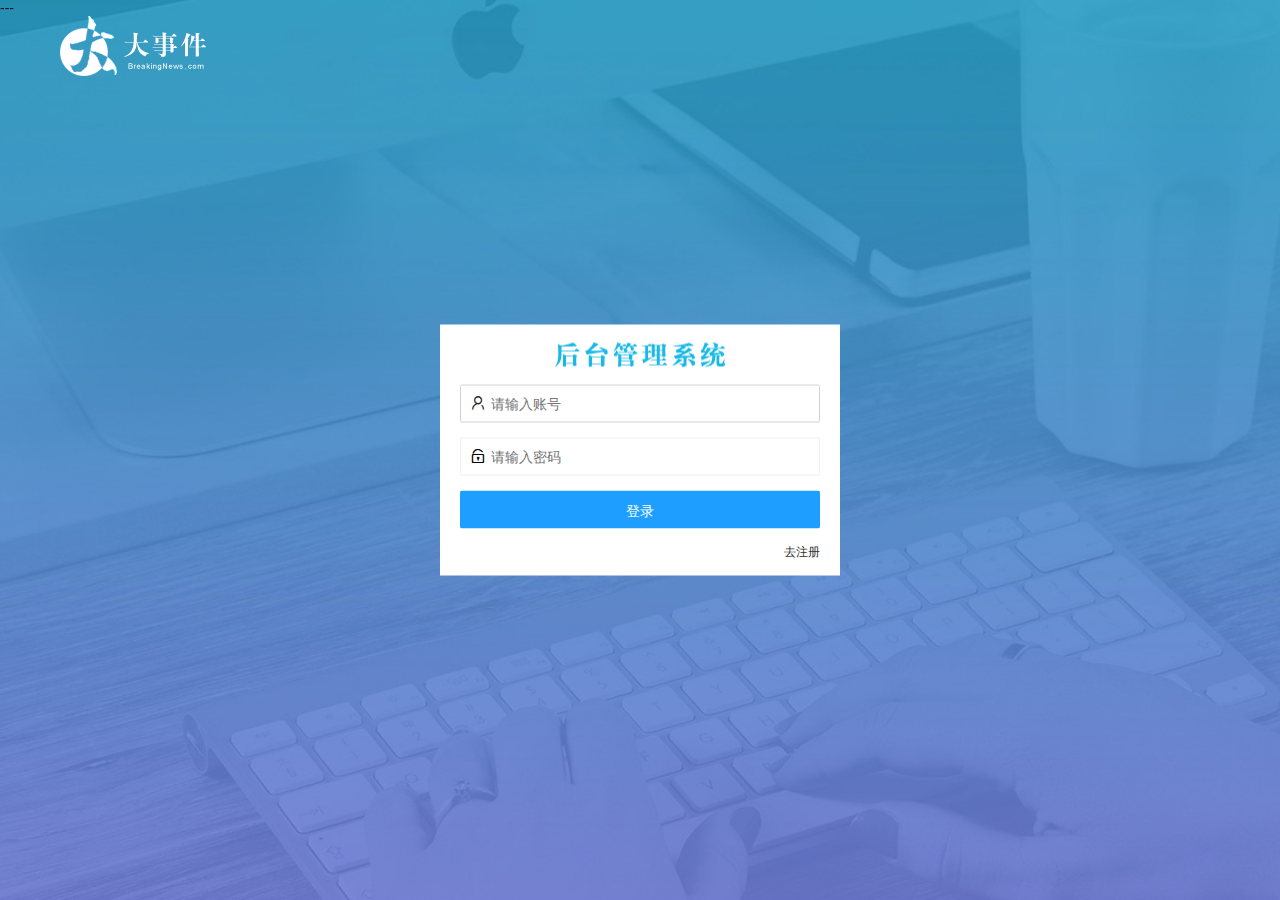
<file: login.html>
---<!DOCTYPE html>
<html lang="en">

<head>
    <meta charset="UTF-8">
    <meta http-equiv="X-UA-Compatible" content="IE=edge">
    <meta name="viewport" content="width=device-width, initial-scale=1.0">
    <title>登录/注册</title>
    <link rel="stylesheet" href="./assets/lib/layui/css/layui.css">
    <link rel="stylesheet" href="./assets/css/login.css">
</head>

<body>
    <!-- 头部 logo 区域 -->
    <div class="layui-main">
        <img src="./assets/images/logo.png" alt="">
    </div>

    <!-- 登录注册区域 -->
    <div class="loginAndReg">

        <!-- 盒子标题 -->
        <div class="title-box"></div>

        <!-- 登录的盒子 -->
        <div class="login-box">
            <!-- 登录的表单 -->
            <form class="layui-form" id="form_login">
                <!-- 用户名 -->
                <div class="layui-form-item">
                    <i class="layui-icon layui-icon-username"></i>
                    <input type="text" name="username" required lay-verify="required" placeholder="请输入账号"
                        autocomplete="off" class="layui-input" autofocus>
                </div>
                <!-- 密码 -->
                <div class="layui-form-item">
                    <i class="layui-icon layui-icon-password"></i>
                    <input type="password" name="password" required lay-verify="required|pwd" placeholder="请输入密码"
                        autocomplete="off" class="layui-input">
                    <i class="layui-icon layui-icon-password"></i>
                </div>
                <div class="layui-form-item">
                    <button class="layui-btn layui-btn-fluid layui-btn-normal" lay-submit>登录</button>
                </div>
                <div class="layui-form-item links">
                    <a href="javascript:;" id="link_reg">去注册</a>
                </div>
            </form>
        </div>

        <!-- 注册的盒子 -->
        <div class="reg-box">
            <!-- 注册的表单 -->
            <form class="layui-form" id="form_reg">
                <!-- 用户名 -->
                <div class="layui-form-item">
                    <i class="layui-icon layui-icon-username"></i>
                    <input type="text" name="username" required lay-verify="required" placeholder="请输入账号" autocomplete="off"
                        class="layui-input">
                </div>
                <!-- 密码 -->
                <div class="layui-form-item">
                    <i class="layui-icon layui-icon-password"></i>
                    <input type="password" name="password" required lay-verify="required|pwd" placeholder="请输入密码" autocomplete="off"
                        class="layui-input">
                </div>
                <!-- 确认密码 -->
                <div class="layui-form-item">
                    <i class="layui-icon layui-icon-password"></i>
                    <input type="password" name="repassword" required lay-verify="required|repwd" placeholder="请确认密码" autocomplete="off"
                        class="layui-input">
                </div>
                <div class="layui-form-item">
                    <button class="layui-btn layui-btn-fluid layui-btn-normal" lay-submit>注册</button>
                </div>
                <div class="layui-form-item links">
                    <a href="javasctipr:;" id="link_login">去登录</a>
                </div>
            </form>
        </div>

    </div>
    <script src="./assets/lib/layui/layui.all.js"></script>
    <script src="./assets/lib/jquery-3.6.0.min.js"></script>
    <script src="./assets/js/baseAPI.js"></script>
    <script src="./assets/js/login.js"></script>
</body>

</html>
</file>
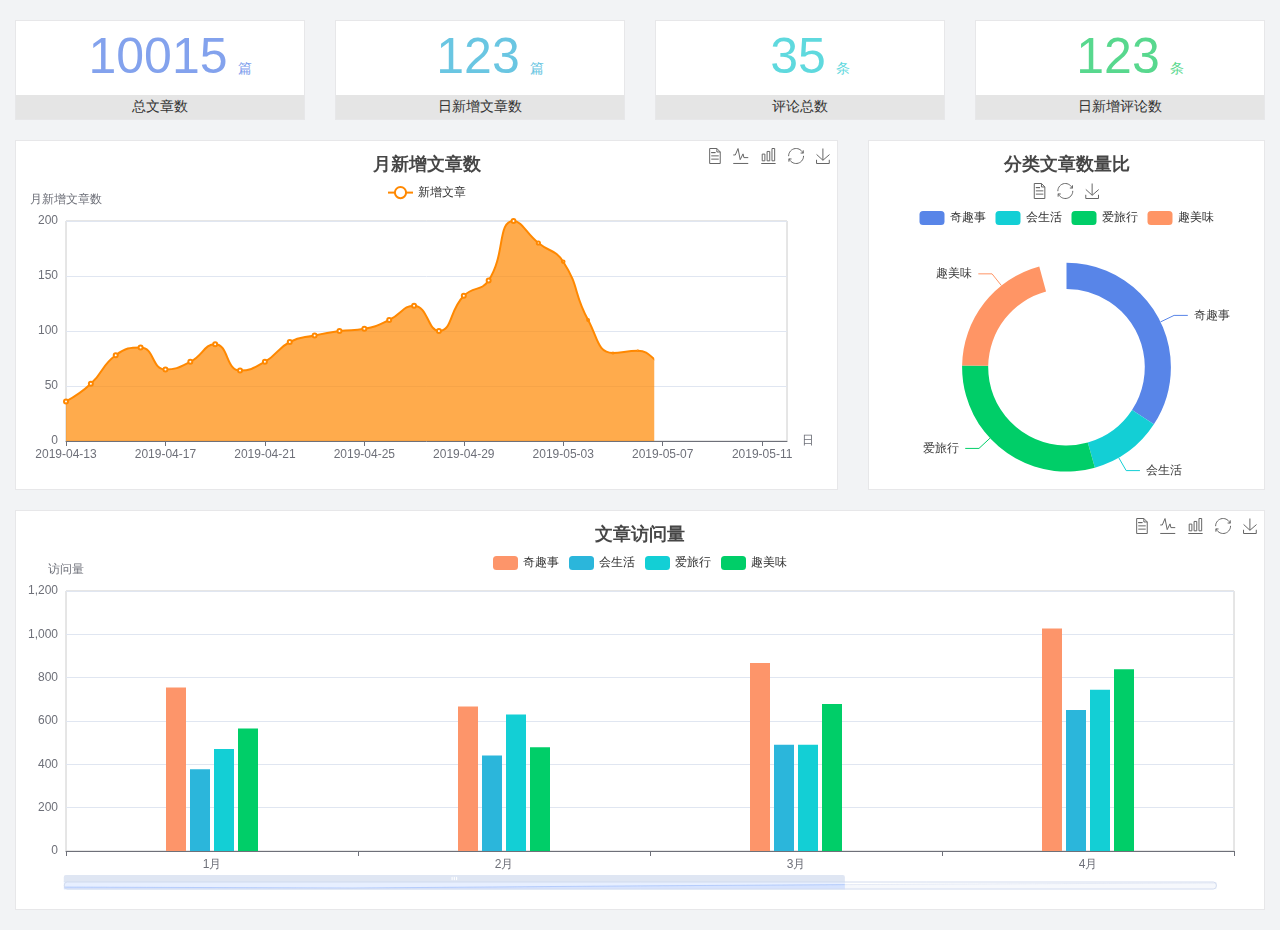
<file: home/dashboard.html>
<!DOCTYPE html>
<html lang="en">

<head>
  <meta charset="UTF-8">
  <meta name="viewport" content="width=device-width, initial-scale=1.0">
  <meta http-equiv="X-UA-Compatible" content="ie=edge">
  <title>图表统计</title>
  <link rel="stylesheet" href="../assets/lib/bootstrap.css" />
  <link rel="stylesheet" href="../assets/lib/main.css" />
  <script src="../assets/lib/jquery-3.6.0.min.js"></script>
  <script type="text/javascript" src="../assets/lib/echarts.js"></script>
</head>

<body>
  <div class="container-fluid">
    <div class="row spannel_list">
      <div class="col-sm-3 col-xs-6">
        <div class="spannel">
          <em>10015</em><span>篇</span>
          <b>总文章数</b>
        </div>
      </div>
      <div class="col-sm-3 col-xs-6">
        <div class="spannel scolor01">
          <em>123</em><span>篇</span>
          <b>日新增文章数</b>
        </div>
      </div>
      <div class="col-sm-3 col-xs-6">
        <div class="spannel scolor02">
          <em>35</em><span>条</span>
          <b>评论总数</b>
        </div>
      </div>
      <div class="col-sm-3 col-xs-6">
        <div class="spannel scolor03">
          <em>123</em><span>条</span>
          <b>日新增评论数</b>
        </div>
      </div>
    </div>
  </div>

  <div class="container-fluid">
    <div class="row curve-pie">
      <div class="col-lg-8 col-md-8">
        <div class="gragh_pannel" id="curve_show"></div>
      </div>
      <div class="col-lg-4 col-md-4">
        <div class="gragh_pannel" id="pie_show"></div>
      </div>
    </div>
  </div>

  <div class="container-fluid">
    <div class="column_pannel" id="column_show"></div>
  </div>

  <script>
    var oChart = echarts.init(document.getElementById('curve_show'));
    var aList_all = [
      { 'count': 36, 'date': '2019-04-13' },
      { 'count': 52, 'date': '2019-04-14' },
      { 'count': 78, 'date': '2019-04-15' },
      { 'count': 85, 'date': '2019-04-16' },
      { 'count': 65, 'date': '2019-04-17' },
      { 'count': 72, 'date': '2019-04-18' },
      { 'count': 88, 'date': '2019-04-19' },
      { 'count': 64, 'date': '2019-04-20' },
      { 'count': 72, 'date': '2019-04-21' },
      { 'count': 90, 'date': '2019-04-22' },
      { 'count': 96, 'date': '2019-04-23' },
      { 'count': 100, 'date': '2019-04-24' },
      { 'count': 102, 'date': '2019-04-25' },
      { 'count': 110, 'date': '2019-04-26' },
      { 'count': 123, 'date': '2019-04-27' },
      { 'count': 100, 'date': '2019-04-28' },
      { 'count': 132, 'date': '2019-04-29' },
      { 'count': 146, 'date': '2019-04-30' },
      { 'count': 200, 'date': '2019-05-01' },
      { 'count': 180, 'date': '2019-05-02' },
      { 'count': 163, 'date': '2019-05-03' },
      { 'count': 110, 'date': '2019-05-04' },
      { 'count': 80, 'date': '2019-05-05' },
      { 'count': 82, 'date': '2019-05-06' },
      { 'count': 70, 'date': '2019-05-07' },
      { 'count': 65, 'date': '2019-05-08' },
      { 'count': 54, 'date': '2019-05-09' },
      { 'count': 40, 'date': '2019-05-10' },
      { 'count': 45, 'date': '2019-05-11' },
      { 'count': 38, 'date': '2019-05-12' },
    ];

    let aCount = [];
    let aDate = [];

    for (var i = 0; i < aList_all.length; i++) {
      aCount.push(aList_all[i].count);
      aDate.push(aList_all[i].date);
    }

    var chartopt = {
      title: {
        text: '月新增文章数',
        left: 'center',
        top: '10'
      },
      tooltip: {
        trigger: 'axis'
      },
      legend: {
        data: ['新增文章'],
        top: '40'
      },
      toolbox: {
        show: true,
        feature: {
          mark: { show: true },
          dataView: { show: true, readOnly: false },
          magicType: { show: true, type: ['line', 'bar'] },
          restore: { show: true },
          saveAsImage: { show: true }
        }
      },
      calculable: true,
      xAxis: [
        {
          name: '日',
          type: 'category',
          boundaryGap: false,
          data: aDate
        }
      ],
      yAxis: [
        {
          name: '月新增文章数',
          type: 'value'
        }
      ],
      series: [
        {
          name: '新增文章',
          type: 'line',
          smooth: true,
          itemStyle: { normal: { areaStyle: { type: 'default' }, color: '#f80' }, lineStyle: { color: '#f80' } },
          data: aCount
        }],
      areaStyle: {
        normal: {
          color: new echarts.graphic.LinearGradient(0, 0, 0, 1, [{
            offset: 0,
            color: 'rgba(255,136,0,0.39)'
          }, {
            offset: .34,
            color: 'rgba(255,180,0,0.25)'
          }, {
            offset: 1,
            color: 'rgba(255,222,0,0.00)'
          }])

        }
      },
      grid: {
        show: true,
        x: 50,
        x2: 50,
        y: 80,
        height: 220
      }
    };

    oChart.setOption(chartopt);


    var oPie = echarts.init(document.getElementById('pie_show'));
    var oPieopt =
    {
      title: {
        top: 10,
        text: '分类文章数量比',
        x: 'center'
      },
      tooltip: {
        trigger: 'item',
        formatter: "{a} <br/>{b} : {c} ({d}%)"
      },
      color: ['#5885e8', '#13cfd5', '#00ce68', '#ff9565'],
      legend: {
        x: 'center',
        top: 65,
        data: ['奇趣事', '会生活', '爱旅行', '趣美味']
      },
      toolbox: {
        show: true,
        x: 'center',
        top: 35,
        feature: {
          mark: { show: true },
          dataView: { show: true, readOnly: false },
          magicType: {
            show: true,
            type: ['pie', 'funnel'],
            option: {
              funnel: {
                x: '25%',
                width: '50%',
                funnelAlign: 'left',
                max: 1548
              }
            }
          },
          restore: { show: true },
          saveAsImage: { show: true }
        }
      },
      calculable: true,
      series: [
        {
          name: '访问来源',
          type: 'pie',
          radius: ['45%', '60%'],
          center: ['50%', '65%'],
          data: [
            { value: 300, name: '奇趣事' },
            { value: 100, name: '会生活' },
            { value: 260, name: '爱旅行' },
            { value: 180, name: '趣美味' }
          ]
        }
      ]
    };
    oPie.setOption(oPieopt);



    var oColumn = this.echarts.init(document.getElementById('column_show'));
    var oColumnopt =
    {
      title: {
        text: '文章访问量',
        left: 'center',
        top: '10'
      },
      tooltip: {
        trigger: 'axis'
      },
      legend: {
        data: ['奇趣事', '会生活', '爱旅行', '趣美味'],
        top: '40'
      },
      toolbox: {
        show: true,
        feature: {
          mark: { show: true },
          dataView: { show: true, readOnly: false },
          magicType: { show: true, type: ['line', 'bar'] },
          restore: { show: true },
          saveAsImage: { show: true }
        }
      },
      calculable: true,
      xAxis: [
        {
          type: 'category',
          data: ['1月', '2月', '3月', '4月', '5月']
        }
      ],
      yAxis: [
        {
          name: '访问量',
          type: 'value'
        }
      ],
      series: [
        {
          name: '奇趣事',
          type: 'bar',
          barWidth: 20,
          itemStyle: {
            normal: { areaStyle: { type: 'default' }, color: '#fd956a' }
          },
          data: [800, 708, 920, 1090, 1200]
        },
        {
          name: '会生活',
          type: 'bar',
          barWidth: 20,
          itemStyle: {
            normal: { areaStyle: { type: 'default' }, color: '#2bb6db' }
          },
          data: [400, 468, 520, 690, 800]
        },
        {
          name: '爱旅行',
          type: 'bar',
          barWidth: 20,
          itemStyle: {
            normal: { areaStyle: { type: 'default' }, color: '#13cfd5' }
          },
          data: [500, 668, 520, 790, 900]
        },
        {
          name: '趣美味',
          type: 'bar',
          barWidth: 20,
          itemStyle: {
            normal: { areaStyle: { type: 'default' }, color: '#00ce68' }
          },
          data: [600, 508, 720, 890, 1000]
        }
      ],
      grid: {
        show: true,
        x: 50,
        x2: 30,
        y: 80,
        height: 260
      },
      dataZoom: [//给x轴设置滚动条
        {
          start: 0,//默认为0
          end: 100 - 1000 / 31,//默认为100
          type: 'slider',
          show: true,
          xAxisIndex: [0],
          handleSize: 0,//滑动条的 左右2个滑动条的大小
          height: 8,//组件高度
          left: 45, //左边的距离
          right: 50,//右边的距离
          bottom: 26,//右边的距离
          handleColor: '#ddd',//h滑动图标的颜色
          handleStyle: {
            borderColor: "#cacaca",
            borderWidth: "1",
            shadowBlur: 2,
            background: "#ddd",
            shadowColor: "#ddd",
          }
        }]
    };
    oColumn.setOption(oColumnopt);
  </script>
</body>

</html>
</file>
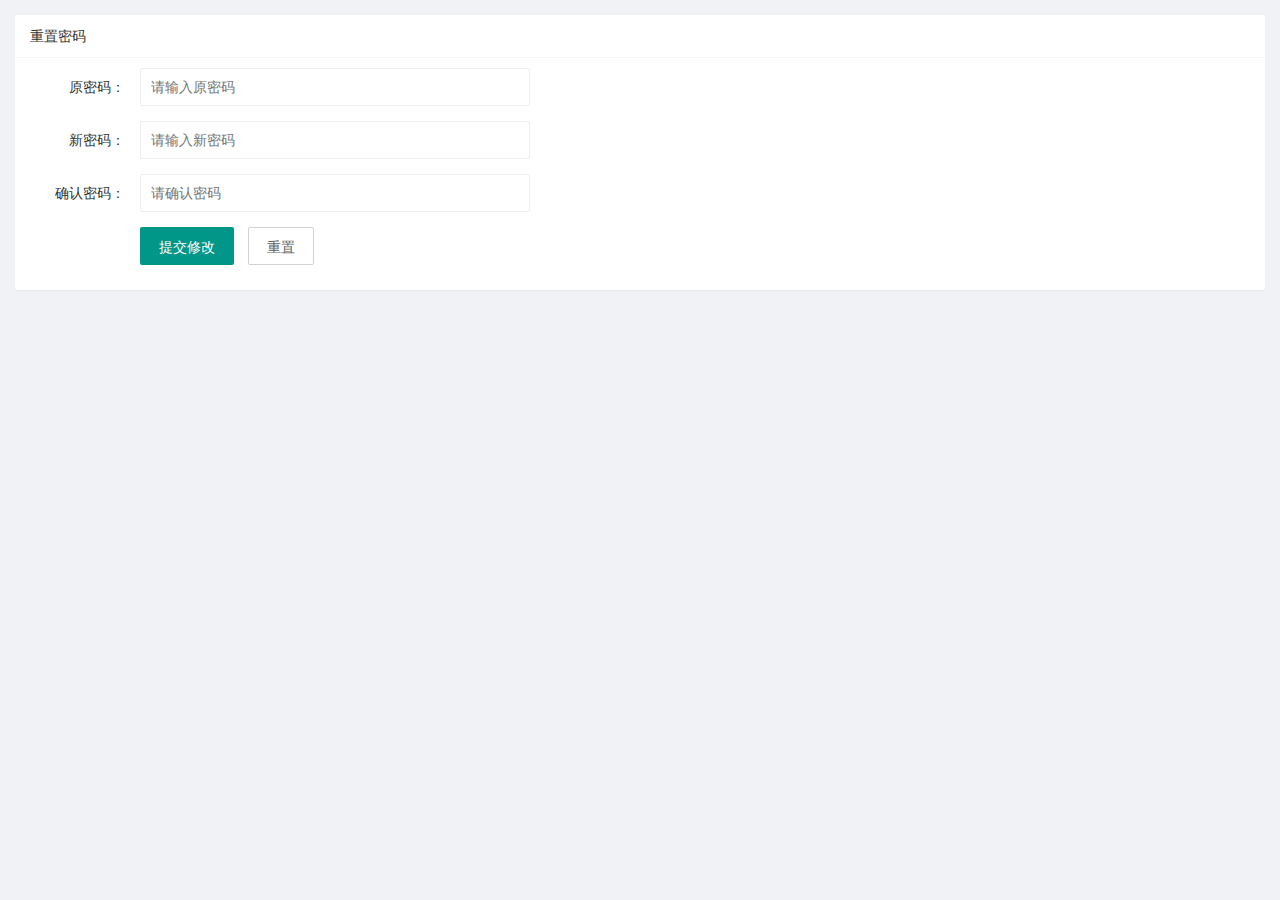
<file: user/reset_pwd.html>
<!DOCTYPE html>
<html lang="en">

<head>
    <meta charset="UTF-8">
    <meta http-equiv="X-UA-Compatible" content="IE=edge">
    <meta name="viewport" content="width=device-width, initial-scale=1.0">
    <title>Document</title>
    <link rel="stylesheet" href="../assets/lib/layui/css/layui.css">
    <link rel="stylesheet" href="../assets/css/user/reser_pwd.css">
</head>

<body>
    <!-- 卡片面板区域 -->
    <div class="layui-card">
        <div class="layui-card-header">重置密码</div>
        <div class="layui-card-body">
            <!-- 表单区域 -->
            <form class="layui-form" action="">
                <div class="layui-form-item">
                    <label class="layui-form-label">原密码：</label>
                    <div class="layui-input-block">
                        <input type="password" name="oldPwd" required lay-verify="required|pwd" placeholder="请输入原密码"
                            autocomplete="off" class="layui-input">
                    </div>
                </div>
                <div class="layui-form-item">
                    <label class="layui-form-label">新密码：</label>
                    <div class="layui-input-block">
                        <input type="password" name="newPwd" required lay-verify="required|pwd|samePwd" placeholder="请输入新密码" autocomplete="off"
                            class="layui-input">
                    </div>
                </div>
                <div class="layui-form-item">
                    <label class="layui-form-label">确认密码：</label>
                    <div class="layui-input-block">
                        <input type="password" name="rePwd" required lay-verify="required|rePwd" placeholder="请确认密码" autocomplete="off"
                            class="layui-input">
                    </div>
                </div>
                <div class="layui-form-item">
                    <div class="layui-input-block">
                        <button class="layui-btn" lay-submit lay-filter="formDemo">提交修改</button>
                        <button type="reset" class="layui-btn layui-btn-primary" id="btnReset">重置</button>
                    </div>
                </div>
            </form>
        </div>
    </div>

    <script src="../assets/lib/layui/layui.js"></script>
    <script src="../assets/lib/jquery-3.6.0.min.js"></script>
    <script src="../assets/js/baseAPI.js"></script>
    <script src="../assets/js/user/reset_pwd.js"></script>
</body>

</html>
</file>
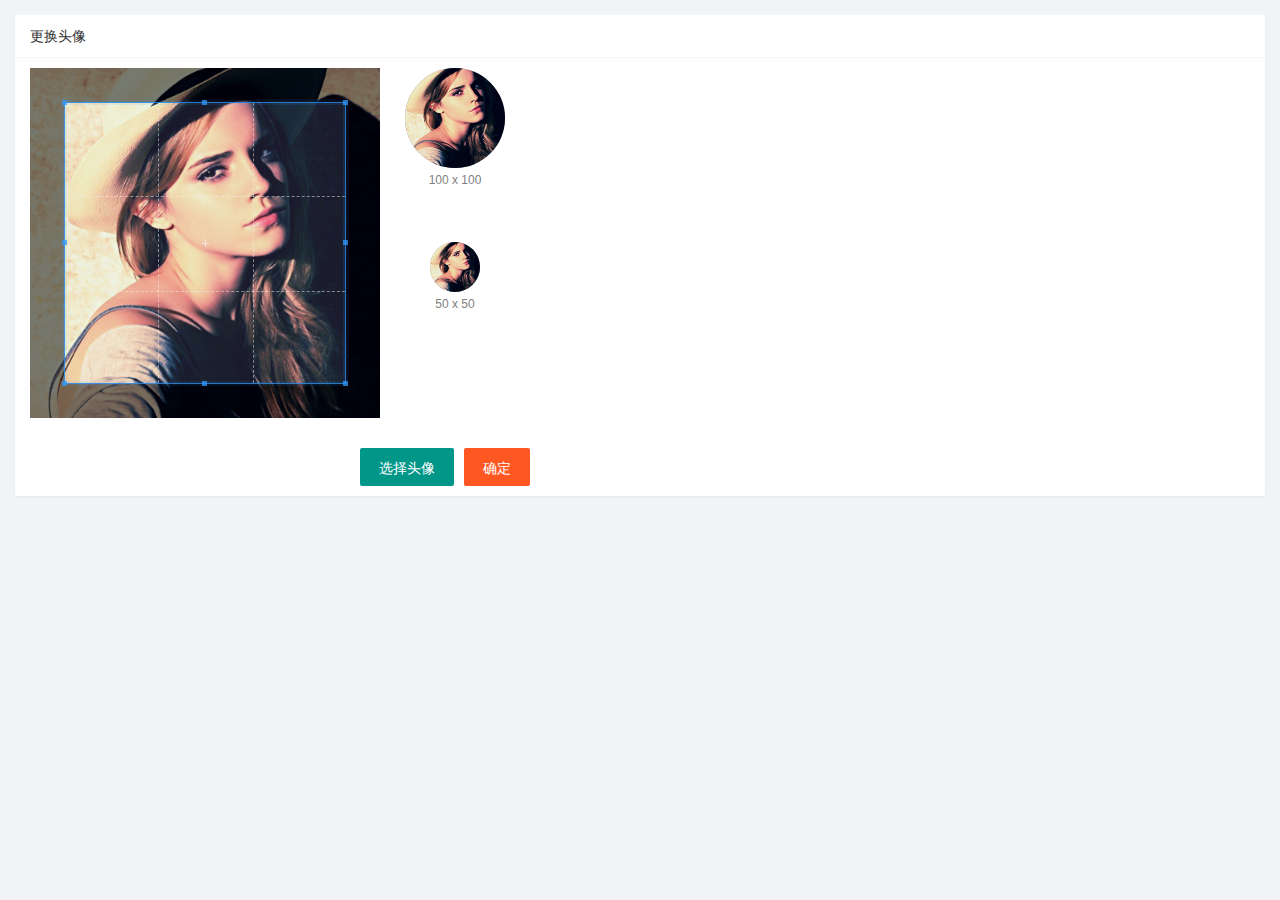
<file: user/user_avatar.html>
<!DOCTYPE html>
<html lang="en">
<head>
    <meta charset="UTF-8">
    <meta http-equiv="X-UA-Compatible" content="IE=edge">
    <meta name="viewport" content="width=device-width, initial-scale=1.0">
    <title>Document</title>
    <link rel="stylesheet" href="/assets/lib/layui/css/layui.css">
    <link rel="stylesheet" href="/assets/lib/cropper/cropper.css">
    <link rel="stylesheet" href="/assets/css/user/user_avatar.css">
</head>
<body>
    <div class="layui-card">
        <div class="layui-card-header">更换头像</div>
        <div class="layui-card-body">
            <!-- 第一行图片裁剪和预览区域 -->
            <div class="row1">
                <!-- 图片裁剪区域 -->
                <div class="cropper-box">
                    <img src="/assets/images/sample.jpg" alt="" id="image">
                </div>
                <!-- 图片预览区域 -->
                <div  class="preview-box">
                    <div>
                        <!-- 100 x 100 -->
                        <div class="img-preview w100"></div>
                        <p class="size">100 x 100</p>
                    </div>
                    <div>
                        <!-- 50 x 50 -->
                        <div class="img-preview w50"></div>
                        <p class="size">50 x 50</p>
                    </div>
                </div>
            </div>
            <!-- 第二行预览区域 -->
            <div class="row2">
                <!-- 通过 accept 属性，可以指定，允许选择什么类型的文件 -->
                <input type="file" accept="image/png, image/jpeg" id="file">
                <button type="button" class="layui-btn" id="btnChooseImage">选择头像</button>
                <button type="button" class="layui-btn layui-btn-danger" id="btnUpload">确定</button>
            </div>
        </div>
    </div>

    <script src="/assets/lib/layui/layui.js"></script>
    <script src="/assets/lib/jquery-3.6.0.min.js"></script>
    <script src="/assets/lib/cropper/Cropper.js"></script>
    <script src="/assets/lib/cropper/jquery-cropper.js"></script>
    <script src="/assets/js/baseAPI.js"></script>
    <script src="/assets/js/user/user_avatar.js"></script>
</body>
</html>
</file>
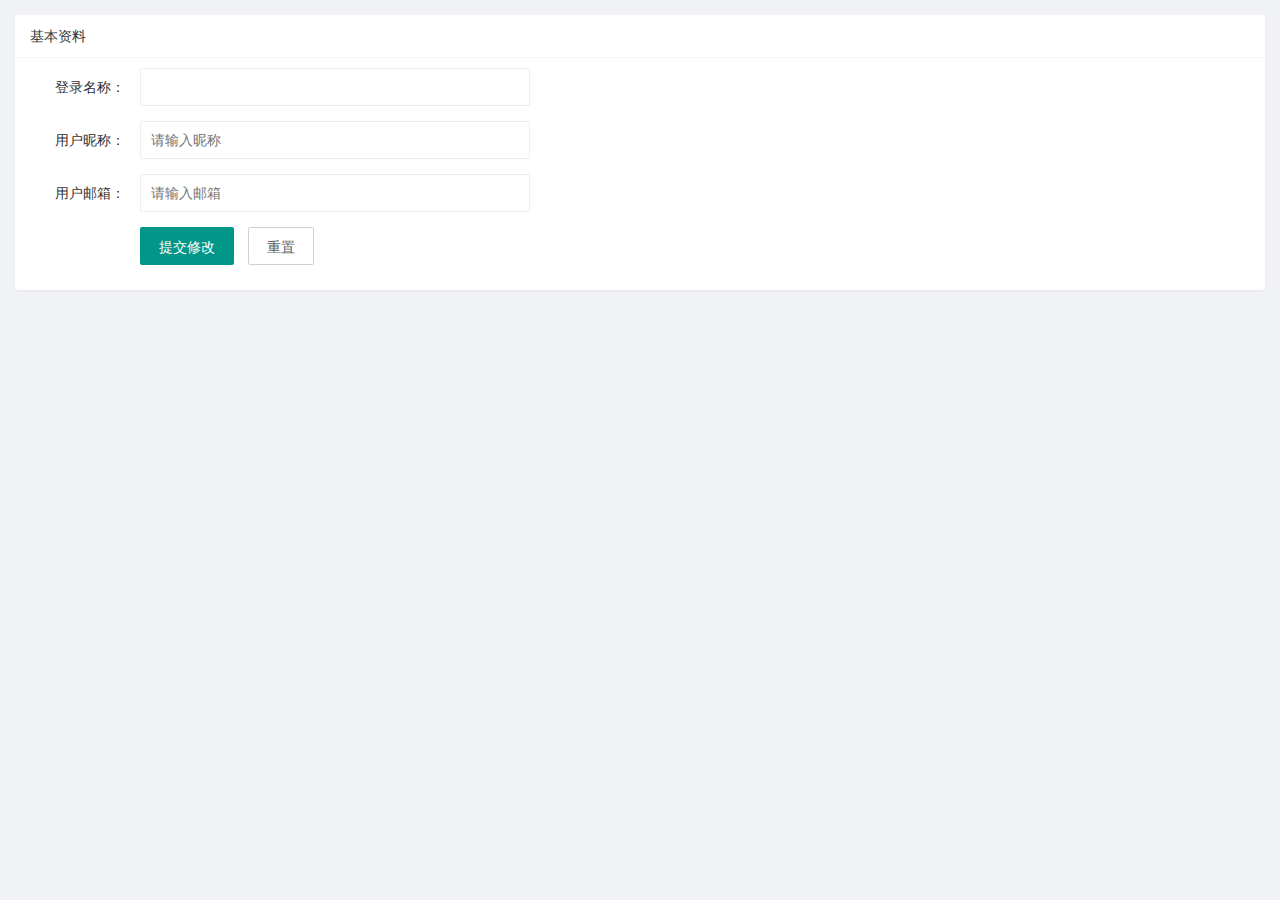
<file: user/user_info.html>
<!DOCTYPE html>
<html lang="en">
<head>
    <meta charset="UTF-8">
    <meta http-equiv="X-UA-Compatible" content="IE=edge">
    <meta name="viewport" content="width=device-width, initial-scale=1.0">
    <title>Document</title>
    <link rel="stylesheet" href="../assets/lib/layui/css/layui.css">
    <link rel="stylesheet" href="../assets/css/user/user_info.css">
</head>
<body>
    <!-- 卡片区域 -->
    <div class="layui-card">
        <div class="layui-card-header">基本资料</div>
        <div class="layui-card-body">
            <!-- 表单区域 -->
            <form class="layui-form" lay-filter="formUserInfo">
                <!-- 隐藏域 -->
                <input type="hidden" name="id">
                <div class="layui-form-item">
                    <label class="layui-form-label">登录名称：</label>
                    <div class="layui-input-block">
                        <input type="text" name="username" required lay-verify="required"  autocomplete="off"
                            class="layui-input" readonly>
                    </div>
                </div>
                <div class="layui-form-item">
                    <label class="layui-form-label">用户昵称：</label>
                    <div class="layui-input-block">
                        <input type="text" name="nickname" required lay-verify="required|nickname" placeholder="请输入昵称" autocomplete="off"
                            class="layui-input">
                    </div>
                </div>
                <div class="layui-form-item">
                    <label class="layui-form-label">用户邮箱：</label>
                    <div class="layui-input-block">
                        <input type="text" name="email" required lay-verify="required email" placeholder="请输入邮箱" autocomplete="off"
                            class="layui-input">
                    </div>
                </div>

                <div class="layui-form-item">
                    <div class="layui-input-block">
                        <button class="layui-btn" lay-submit lay-filter="formDemo" id="btnCommit">提交修改</button>
                        <button type="reset" class="layui-btn layui-btn-primary" id="btnReset">重置</button>
                    </div>
                </div>
            </form>
        </div>
    </div>
    <script src="../assets/lib/layui/layui.js"></script>
    <script src="../assets/lib/jquery-3.6.0.min.js"></script>
    <script src="../assets/js/baseAPI.js"></script>
    <script src="../assets/js/user/user_info.js"></script>
</body>
</html>
</file>
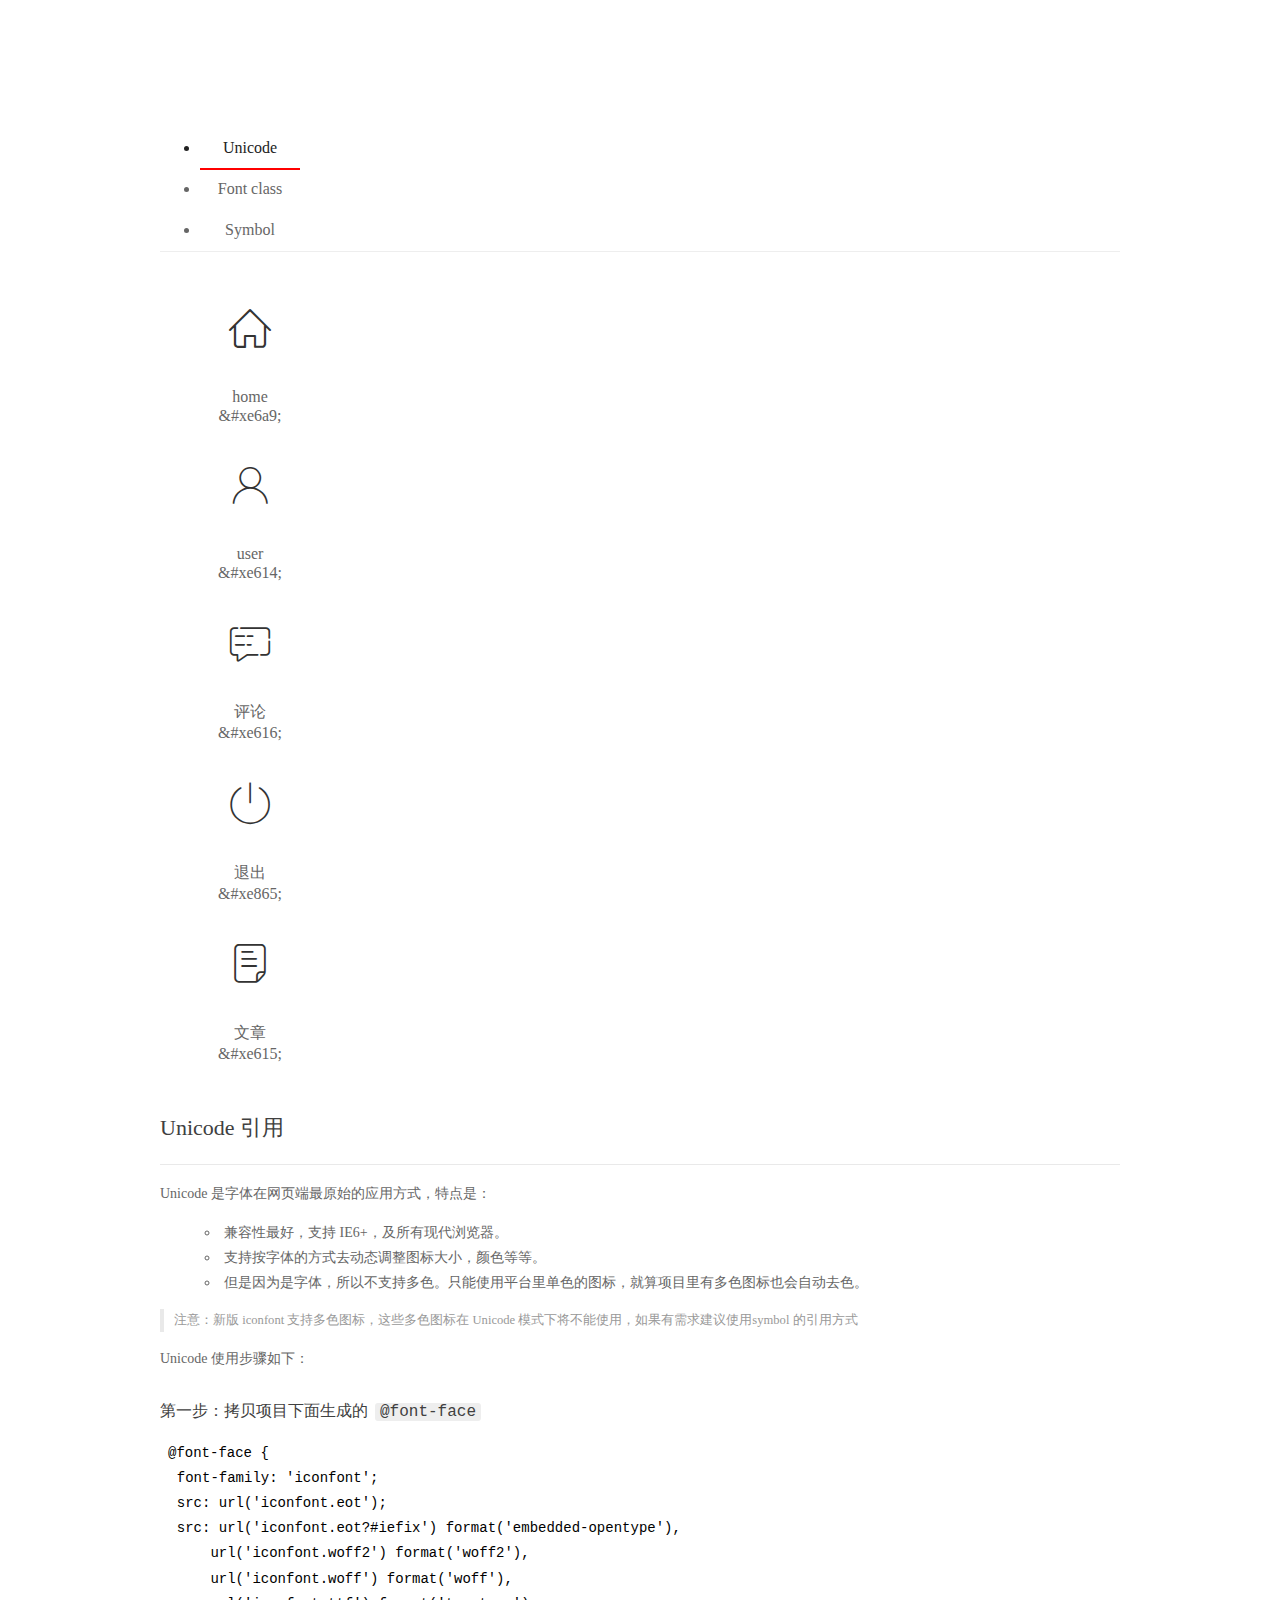
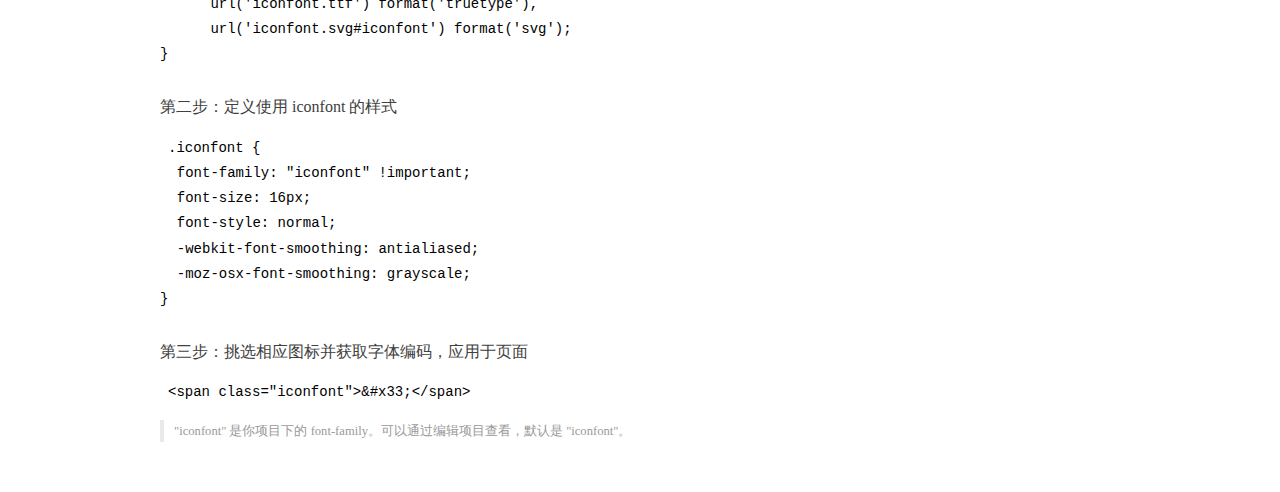
<file: assets/fonts/demo_index.html>
<!DOCTYPE html>
<html>
<head>
  <meta charset="utf-8"/>
  <title>IconFont Demo</title>
  <link rel="shortcut icon" href="https://gtms04.alicdn.com/tps/i4/TB1_oz6GVXXXXaFXpXXJDFnIXXX-64-64.ico" type="image/x-icon"/>
  <link rel="stylesheet" href="https://g.alicdn.com/thx/cube/1.3.2/cube.min.css">
  <link rel="stylesheet" href="demo.css">
  <link rel="stylesheet" href="iconfont.css">
  <script src="iconfont.js"></script>
  <!-- jQuery -->
  <script src="https://a1.alicdn.com/oss/uploads/2018/12/26/7bfddb60-08e8-11e9-9b04-53e73bb6408b.js"></script>
  <!-- 代码高亮 -->
  <script src="https://a1.alicdn.com/oss/uploads/2018/12/26/a3f714d0-08e6-11e9-8a15-ebf944d7534c.js"></script>
</head>
<body>
  <div class="main">
    <h1 class="logo"><a href="https://www.iconfont.cn/" title="iconfont 首页" target="_blank">&#xe86b;</a></h1>
    <div class="nav-tabs">
      <ul id="tabs" class="dib-box">
        <li class="dib active"><span>Unicode</span></li>
        <li class="dib"><span>Font class</span></li>
        <li class="dib"><span>Symbol</span></li>
      </ul>
      
    </div>
    <div class="tab-container">
      <div class="content unicode" style="display: block;">
          <ul class="icon_lists dib-box">
          
            <li class="dib">
              <span class="icon iconfont">&#xe6a9;</span>
                <div class="name">home</div>
                <div class="code-name">&amp;#xe6a9;</div>
              </li>
          
            <li class="dib">
              <span class="icon iconfont">&#xe614;</span>
                <div class="name">user</div>
                <div class="code-name">&amp;#xe614;</div>
              </li>
          
            <li class="dib">
              <span class="icon iconfont">&#xe616;</span>
                <div class="name">评论</div>
                <div class="code-name">&amp;#xe616;</div>
              </li>
          
            <li class="dib">
              <span class="icon iconfont">&#xe865;</span>
                <div class="name">退出</div>
                <div class="code-name">&amp;#xe865;</div>
              </li>
          
            <li class="dib">
              <span class="icon iconfont">&#xe615;</span>
                <div class="name">文章</div>
                <div class="code-name">&amp;#xe615;</div>
              </li>
          
          </ul>
          <div class="article markdown">
          <h2 id="unicode-">Unicode 引用</h2>
          <hr>

          <p>Unicode 是字体在网页端最原始的应用方式，特点是：</p>
          <ul>
            <li>兼容性最好，支持 IE6+，及所有现代浏览器。</li>
            <li>支持按字体的方式去动态调整图标大小，颜色等等。</li>
            <li>但是因为是字体，所以不支持多色。只能使用平台里单色的图标，就算项目里有多色图标也会自动去色。</li>
          </ul>
          <blockquote>
            <p>注意：新版 iconfont 支持多色图标，这些多色图标在 Unicode 模式下将不能使用，如果有需求建议使用symbol 的引用方式</p>
          </blockquote>
          <p>Unicode 使用步骤如下：</p>
          <h3 id="-font-face">第一步：拷贝项目下面生成的 <code>@font-face</code></h3>
<pre><code class="language-css"
>@font-face {
  font-family: 'iconfont';
  src: url('iconfont.eot');
  src: url('iconfont.eot?#iefix') format('embedded-opentype'),
      url('iconfont.woff2') format('woff2'),
      url('iconfont.woff') format('woff'),
      url('iconfont.ttf') format('truetype'),
      url('iconfont.svg#iconfont') format('svg');
}
</code></pre>
          <h3 id="-iconfont-">第二步：定义使用 iconfont 的样式</h3>
<pre><code class="language-css"
>.iconfont {
  font-family: "iconfont" !important;
  font-size: 16px;
  font-style: normal;
  -webkit-font-smoothing: antialiased;
  -moz-osx-font-smoothing: grayscale;
}
</code></pre>
          <h3 id="-">第三步：挑选相应图标并获取字体编码，应用于页面</h3>
<pre>
<code class="language-html"
>&lt;span class="iconfont"&gt;&amp;#x33;&lt;/span&gt;
</code></pre>
          <blockquote>
            <p>"iconfont" 是你项目下的 font-family。可以通过编辑项目查看，默认是 "iconfont"。</p>
          </blockquote>
          </div>
      </div>
      <div class="content font-class">
        <ul class="icon_lists dib-box">
          
          <li class="dib">
            <span class="icon iconfont icon-home"></span>
            <div class="name">
              home
            </div>
            <div class="code-name">.icon-home
            </div>
          </li>
          
          <li class="dib">
            <span class="icon iconfont icon-user"></span>
            <div class="name">
              user
            </div>
            <div class="code-name">.icon-user
            </div>
          </li>
          
          <li class="dib">
            <span class="icon iconfont icon-pinglun"></span>
            <div class="name">
              评论
            </div>
            <div class="code-name">.icon-pinglun
            </div>
          </li>
          
          <li class="dib">
            <span class="icon iconfont icon-tuichu"></span>
            <div class="name">
              退出
            </div>
            <div class="code-name">.icon-tuichu
            </div>
          </li>
          
          <li class="dib">
            <span class="icon iconfont icon-16"></span>
            <div class="name">
              文章
            </div>
            <div class="code-name">.icon-16
            </div>
          </li>
          
        </ul>
        <div class="article markdown">
        <h2 id="font-class-">font-class 引用</h2>
        <hr>

        <p>font-class 是 Unicode 使用方式的一种变种，主要是解决 Unicode 书写不直观，语意不明确的问题。</p>
        <p>与 Unicode 使用方式相比，具有如下特点：</p>
        <ul>
          <li>兼容性良好，支持 IE8+，及所有现代浏览器。</li>
          <li>相比于 Unicode 语意明确，书写更直观。可以很容易分辨这个 icon 是什么。</li>
          <li>因为使用 class 来定义图标，所以当要替换图标时，只需要修改 class 里面的 Unicode 引用。</li>
          <li>不过因为本质上还是使用的字体，所以多色图标还是不支持的。</li>
        </ul>
        <p>使用步骤如下：</p>
        <h3 id="-fontclass-">第一步：引入项目下面生成的 fontclass 代码：</h3>
<pre><code class="language-html">&lt;link rel="stylesheet" href="./iconfont.css"&gt;
</code></pre>
        <h3 id="-">第二步：挑选相应图标并获取类名，应用于页面：</h3>
<pre><code class="language-html">&lt;span class="iconfont icon-xxx"&gt;&lt;/span&gt;
</code></pre>
        <blockquote>
          <p>"
            iconfont" 是你项目下的 font-family。可以通过编辑项目查看，默认是 "iconfont"。</p>
        </blockquote>
      </div>
      </div>
      <div class="content symbol">
          <ul class="icon_lists dib-box">
          
            <li class="dib">
                <svg class="icon svg-icon" aria-hidden="true">
                  <use xlink:href="#icon-home"></use>
                </svg>
                <div class="name">home</div>
                <div class="code-name">#icon-home</div>
            </li>
          
            <li class="dib">
                <svg class="icon svg-icon" aria-hidden="true">
                  <use xlink:href="#icon-user"></use>
                </svg>
                <div class="name">user</div>
                <div class="code-name">#icon-user</div>
            </li>
          
            <li class="dib">
                <svg class="icon svg-icon" aria-hidden="true">
                  <use xlink:href="#icon-pinglun"></use>
                </svg>
                <div class="name">评论</div>
                <div class="code-name">#icon-pinglun</div>
            </li>
          
            <li class="dib">
                <svg class="icon svg-icon" aria-hidden="true">
                  <use xlink:href="#icon-tuichu"></use>
                </svg>
                <div class="name">退出</div>
                <div class="code-name">#icon-tuichu</div>
            </li>
          
            <li class="dib">
                <svg class="icon svg-icon" aria-hidden="true">
                  <use xlink:href="#icon-16"></use>
                </svg>
                <div class="name">文章</div>
                <div class="code-name">#icon-16</div>
            </li>
          
          </ul>
          <div class="article markdown">
          <h2 id="symbol-">Symbol 引用</h2>
          <hr>

          <p>这是一种全新的使用方式，应该说这才是未来的主流，也是平台目前推荐的用法。相关介绍可以参考这篇<a href="">文章</a>
            这种用法其实是做了一个 SVG 的集合，与另外两种相比具有如下特点：</p>
          <ul>
            <li>支持多色图标了，不再受单色限制。</li>
            <li>通过一些技巧，支持像字体那样，通过 <code>font-size</code>, <code>color</code> 来调整样式。</li>
            <li>兼容性较差，支持 IE9+，及现代浏览器。</li>
            <li>浏览器渲染 SVG 的性能一般，还不如 png。</li>
          </ul>
          <p>使用步骤如下：</p>
          <h3 id="-symbol-">第一步：引入项目下面生成的 symbol 代码：</h3>
<pre><code class="language-html">&lt;script src="./iconfont.js"&gt;&lt;/script&gt;
</code></pre>
          <h3 id="-css-">第二步：加入通用 CSS 代码（引入一次就行）：</h3>
<pre><code class="language-html">&lt;style&gt;
.icon {
  width: 1em;
  height: 1em;
  vertical-align: -0.15em;
  fill: currentColor;
  overflow: hidden;
}
&lt;/style&gt;
</code></pre>
          <h3 id="-">第三步：挑选相应图标并获取类名，应用于页面：</h3>
<pre><code class="language-html">&lt;svg class="icon" aria-hidden="true"&gt;
  &lt;use xlink:href="#icon-xxx"&gt;&lt;/use&gt;
&lt;/svg&gt;
</code></pre>
          </div>
      </div>

    </div>
  </div>
  <script>
  $(document).ready(function () {
      $('.tab-container .content:first').show()

      $('#tabs li').click(function (e) {
        var tabContent = $('.tab-container .content')
        var index = $(this).index()

        if ($(this).hasClass('active')) {
          return
        } else {
          $('#tabs li').removeClass('active')
          $(this).addClass('active')

          tabContent.hide().eq(index).fadeIn()
        }
      })
    })
  </script>
</body>
</html>
</file>
<file: assets/lib/layui/css/layui.css>
blockquote,body,button,dd,div,dl,dt,form,h1,h2,h3,h4,h5,h6,input,li,ol,p,pre,td,textarea,th,ul{margin:0;padding:0;-webkit-tap-highlight-color:rgba(0,0,0,0)}a:active,a:hover{outline:0}img{display:inline-block;border:none;vertical-align:middle}li{list-style:none}table{border-collapse:collapse;border-spacing:0}h1,h2,h3{font-weight:400}h4,h5,h6{font-size:100%;font-weight:400}button,input,select,textarea{font-size:100%}button,input,optgroup,option,select,textarea{font-family:inherit;font-size:inherit;font-style:inherit;font-weight:inherit;outline:0}pre{white-space:pre-wrap;white-space:-moz-pre-wrap;white-space:-pre-wrap;white-space:-o-pre-wrap;word-wrap:break-word}body{line-height:1.6;color:#333;color:rgba(0,0,0,.85);font:14px Helvetica Neue,Helvetica,PingFang SC,Tahoma,Arial,sans-serif}hr{height:0;line-height:0;margin:10px 0;padding:0;border:none!important;border-bottom:1px solid #eee!important;clear:both;overflow:hidden;background:0 0}a{color:#333;text-decoration:none}a:hover{color:#777}a cite{font-style:normal;*cursor:pointer}.layui-border-box,.layui-border-box *{box-sizing:border-box}.layui-box,.layui-box *{box-sizing:content-box}.layui-clear{clear:both;*zoom:1}.layui-clear:after{content:'\20';clear:both;*zoom:1;display:block;height:0}.layui-inline{position:relative;display:inline-block;*display:inline;*zoom:1;vertical-align:middle}.layui-edge{position:relative;display:inline-block;vertical-align:middle;width:0;height:0;border-width:6px;border-style:dashed;border-color:transparent;overflow:hidden}.layui-edge-top{top:-4px;border-bottom-color:#999;border-bottom-style:solid}.layui-edge-right{border-left-color:#999;border-left-style:solid}.layui-edge-bottom{top:2px;border-top-color:#999;border-top-style:solid}.layui-edge-left{border-right-color:#999;border-right-style:solid}.layui-elip{text-overflow:ellipsis;overflow:hidden;white-space:nowrap}.layui-disabled,.layui-icon,.layui-unselect{-moz-user-select:none;-webkit-user-select:none;-ms-user-select:none}.layui-disabled,.layui-disabled:hover{color:#d2d2d2!important;cursor:not-allowed!important}.layui-circle{border-radius:100%}.layui-show{display:block!important}.layui-hide{display:none!important}.layui-show-v{visibility:visible!important}.layui-hide-v{visibility:hidden!important}@font-face{font-family:layui-icon;src:url(../font/iconfont.eot?v=256);src:url(../font/iconfont.eot?v=256#iefix) format('embedded-opentype'),url(../font/iconfont.woff2?v=256) format('woff2'),url(../font/iconfont.woff?v=256) format('woff'),url(../font/iconfont.ttf?v=256) format('truetype'),url(../font/iconfont.svg?v=256#layui-icon) format('svg')}.layui-icon{font-family:layui-icon!important;font-size:16px;font-style:normal;-webkit-font-smoothing:antialiased;-moz-osx-font-smoothing:grayscale}.layui-icon-reply-fill:before{content:"\e611"}.layui-icon-set-fill:before{content:"\e614"}.layui-icon-menu-fill:before{content:"\e60f"}.layui-icon-search:before{content:"\e615"}.layui-icon-share:before{content:"\e641"}.layui-icon-set-sm:before{content:"\e620"}.layui-icon-engine:before{content:"\e628"}.layui-icon-close:before{content:"\1006"}.layui-icon-close-fill:before{content:"\1007"}.layui-icon-chart-screen:before{content:"\e629"}.layui-icon-star:before{content:"\e600"}.layui-icon-circle-dot:before{content:"\e617"}.layui-icon-chat:before{content:"\e606"}.layui-icon-release:before{content:"\e609"}.layui-icon-list:before{content:"\e60a"}.layui-icon-chart:before{content:"\e62c"}.layui-icon-ok-circle:before{content:"\1005"}.layui-icon-layim-theme:before{content:"\e61b"}.layui-icon-table:before{content:"\e62d"}.layui-icon-right:before{content:"\e602"}.layui-icon-left:before{content:"\e603"}.layui-icon-cart-simple:before{content:"\e698"}.layui-icon-face-cry:before{content:"\e69c"}.layui-icon-face-smile:before{content:"\e6af"}.layui-icon-survey:before{content:"\e6b2"}.layui-icon-tree:before{content:"\e62e"}.layui-icon-ie:before{content:"\e7bb"}.layui-icon-upload-circle:before{content:"\e62f"}.layui-icon-add-circle:before{content:"\e61f"}.layui-icon-download-circle:before{content:"\e601"}.layui-icon-templeate-1:before{content:"\e630"}.layui-icon-util:before{content:"\e631"}.layui-icon-face-surprised:before{content:"\e664"}.layui-icon-edit:before{content:"\e642"}.layui-icon-speaker:before{content:"\e645"}.layui-icon-down:before{content:"\e61a"}.layui-icon-file:before{content:"\e621"}.layui-icon-layouts:before{content:"\e632"}.layui-icon-rate-half:before{content:"\e6c9"}.layui-icon-add-circle-fine:before{content:"\e608"}.layui-icon-prev-circle:before{content:"\e633"}.layui-icon-read:before{content:"\e705"}.layui-icon-404:before{content:"\e61c"}.layui-icon-carousel:before{content:"\e634"}.layui-icon-help:before{content:"\e607"}.layui-icon-code-circle:before{content:"\e635"}.layui-icon-windows:before{content:"\e67f"}.layui-icon-water:before{content:"\e636"}.layui-icon-username:before{content:"\e66f"}.layui-icon-find-fill:before{content:"\e670"}.layui-icon-about:before{content:"\e60b"}.layui-icon-location:before{content:"\e715"}.layui-icon-up:before{content:"\e619"}.layui-icon-pause:before{content:"\e651"}.layui-icon-date:before{content:"\e637"}.layui-icon-layim-uploadfile:before{content:"\e61d"}.layui-icon-delete:before{content:"\e640"}.layui-icon-play:before{content:"\e652"}.layui-icon-top:before{content:"\e604"}.layui-icon-firefox:before{content:"\e686"}.layui-icon-friends:before{content:"\e612"}.layui-icon-refresh-3:before{content:"\e9aa"}.layui-icon-ok:before{content:"\e605"}.layui-icon-layer:before{content:"\e638"}.layui-icon-face-smile-fine:before{content:"\e60c"}.layui-icon-dollar:before{content:"\e659"}.layui-icon-group:before{content:"\e613"}.layui-icon-layim-download:before{content:"\e61e"}.layui-icon-picture-fine:before{content:"\e60d"}.layui-icon-link:before{content:"\e64c"}.layui-icon-diamond:before{content:"\e735"}.layui-icon-log:before{content:"\e60e"}.layui-icon-key:before{content:"\e683"}.layui-icon-rate-solid:before{content:"\e67a"}.layui-icon-fonts-del:before{content:"\e64f"}.layui-icon-unlink:before{content:"\e64d"}.layui-icon-fonts-clear:before{content:"\e639"}.layui-icon-triangle-r:before{content:"\e623"}.layui-icon-circle:before{content:"\e63f"}.layui-icon-radio:before{content:"\e643"}.layui-icon-align-center:before{content:"\e647"}.layui-icon-align-right:before{content:"\e648"}.layui-icon-align-left:before{content:"\e649"}.layui-icon-loading-1:before{content:"\e63e"}.layui-icon-return:before{content:"\e65c"}.layui-icon-fonts-strong:before{content:"\e62b"}.layui-icon-upload:before{content:"\e67c"}.layui-icon-dialogue:before{content:"\e63a"}.layui-icon-video:before{content:"\e6ed"}.layui-icon-headset:before{content:"\e6fc"}.layui-icon-cellphone-fine:before{content:"\e63b"}.layui-icon-add-1:before{content:"\e654"}.layui-icon-face-smile-b:before{content:"\e650"}.layui-icon-fonts-html:before{content:"\e64b"}.layui-icon-screen-full:before{content:"\e622"}.layui-icon-form:before{content:"\e63c"}.layui-icon-cart:before{content:"\e657"}.layui-icon-camera-fill:before{content:"\e65d"}.layui-icon-tabs:before{content:"\e62a"}.layui-icon-heart-fill:before{content:"\e68f"}.layui-icon-fonts-code:before{content:"\e64e"}.layui-icon-ios:before{content:"\e680"}.layui-icon-at:before{content:"\e687"}.layui-icon-fire:before{content:"\e756"}.layui-icon-set:before{content:"\e716"}.layui-icon-fonts-u:before{content:"\e646"}.layui-icon-triangle-d:before{content:"\e625"}.layui-icon-tips:before{content:"\e702"}.layui-icon-picture:before{content:"\e64a"}.layui-icon-more-vertical:before{content:"\e671"}.layui-icon-bluetooth:before{content:"\e689"}.layui-icon-flag:before{content:"\e66c"}.layui-icon-loading:before{content:"\e63d"}.layui-icon-fonts-i:before{content:"\e644"}.layui-icon-refresh-1:before{content:"\e666"}.layui-icon-rmb:before{content:"\e65e"}.layui-icon-addition:before{content:"\e624"}.layui-icon-home:before{content:"\e68e"}.layui-icon-time:before{content:"\e68d"}.layui-icon-user:before{content:"\e770"}.layui-icon-notice:before{content:"\e667"}.layui-icon-chrome:before{content:"\e68a"}.layui-icon-edge:before{content:"\e68b"}.layui-icon-login-weibo:before{content:"\e675"}.layui-icon-voice:before{content:"\e688"}.layui-icon-upload-drag:before{content:"\e681"}.layui-icon-login-qq:before{content:"\e676"}.layui-icon-snowflake:before{content:"\e6b1"}.layui-icon-heart:before{content:"\e68c"}.layui-icon-logout:before{content:"\e682"}.layui-icon-file-b:before{content:"\e655"}.layui-icon-template:before{content:"\e663"}.layui-icon-transfer:before{content:"\e691"}.layui-icon-auz:before{content:"\e672"}.layui-icon-console:before{content:"\e665"}.layui-icon-app:before{content:"\e653"}.layui-icon-prev:before{content:"\e65a"}.layui-icon-website:before{content:"\e7ae"}.layui-icon-next:before{content:"\e65b"}.layui-icon-component:before{content:"\e857"}.layui-icon-android:before{content:"\e684"}.layui-icon-more:before{content:"\e65f"}.layui-icon-login-wechat:before{content:"\e677"}.layui-icon-shrink-right:before{content:"\e668"}.layui-icon-spread-left:before{content:"\e66b"}.layui-icon-camera:before{content:"\e660"}.layui-icon-note:before{content:"\e66e"}.layui-icon-refresh:before{content:"\e669"}.layui-icon-female:before{content:"\e661"}.layui-icon-male:before{content:"\e662"}.layui-icon-screen-restore:before{content:"\e758"}.layui-icon-password:before{content:"\e673"}.layui-icon-senior:before{content:"\e674"}.layui-icon-theme:before{content:"\e66a"}.layui-icon-tread:before{content:"\e6c5"}.layui-icon-praise:before{content:"\e6c6"}.layui-icon-star-fill:before{content:"\e658"}.layui-icon-rate:before{content:"\e67b"}.layui-icon-template-1:before{content:"\e656"}.layui-icon-vercode:before{content:"\e679"}.layui-icon-service:before{content:"\e626"}.layui-icon-cellphone:before{content:"\e678"}.layui-icon-print:before{content:"\e66d"}.layui-icon-cols:before{content:"\e610"}.layui-icon-wifi:before{content:"\e7e0"}.layui-icon-export:before{content:"\e67d"}.layui-icon-rss:before{content:"\e808"}.layui-icon-slider:before{content:"\e714"}.layui-icon-email:before{content:"\e618"}.layui-icon-subtraction:before{content:"\e67e"}.layui-icon-mike:before{content:"\e6dc"}.layui-icon-light:before{content:"\e748"}.layui-icon-gift:before{content:"\e627"}.layui-icon-mute:before{content:"\e685"}.layui-icon-reduce-circle:before{content:"\e616"}.layui-icon-music:before{content:"\e690"}.layui-main{position:relative;width:1160px;margin:0 auto}.layui-header{position:relative;z-index:1000;height:60px}.layui-header a:hover{transition:all .5s;-webkit-transition:all .5s}.layui-side{position:fixed;left:0;top:0;bottom:0;z-index:999;width:200px;overflow-x:hidden}.layui-side-scroll{position:relative;width:220px;height:100%;overflow-x:hidden}.layui-body{position:relative;left:200px;right:0;top:0;bottom:0;z-index:900;width:auto;box-sizing:border-box}.layui-layout-body{overflow-x:hidden}.layui-layout-admin .layui-header{position:fixed;top:0;left:0;right:0;background-color:#23262e}.layui-layout-admin .layui-side{top:60px;width:200px;overflow-x:hidden}.layui-layout-admin .layui-body{position:absolute;top:60px;padding-bottom:44px}.layui-layout-admin .layui-main{width:auto;margin:0 15px}.layui-layout-admin .layui-footer{position:fixed;left:200px;right:0;bottom:0;z-index:990;height:44px;line-height:44px;padding:0 15px;box-shadow:-1px 0 4px rgb(0 0 0 / 12%);background-color:#fafafa}.layui-layout-admin .layui-logo{position:absolute;left:0;top:0;width:200px;height:100%;line-height:60px;text-align:center;color:#009688;font-size:16px;box-shadow:0 1px 2px 0 rgb(0 0 0 / 15%)}.layui-layout-admin .layui-header .layui-nav{background:0 0}.layui-layout-left{position:absolute!important;left:200px;top:0}.layui-layout-right{position:absolute!important;right:0;top:0}.layui-container{position:relative;margin:0 auto;box-sizing:border-box}.layui-fluid{position:relative;margin:0 auto;padding:0 15px}.layui-row:after,.layui-row:before{content:"";display:block;clear:both}.layui-col-lg1,.layui-col-lg10,.layui-col-lg11,.layui-col-lg12,.layui-col-lg2,.layui-col-lg3,.layui-col-lg4,.layui-col-lg5,.layui-col-lg6,.layui-col-lg7,.layui-col-lg8,.layui-col-lg9,.layui-col-md1,.layui-col-md10,.layui-col-md11,.layui-col-md12,.layui-col-md2,.layui-col-md3,.layui-col-md4,.layui-col-md5,.layui-col-md6,.layui-col-md7,.layui-col-md8,.layui-col-md9,.layui-col-sm1,.layui-col-sm10,.layui-col-sm11,.layui-col-sm12,.layui-col-sm2,.layui-col-sm3,.layui-col-sm4,.layui-col-sm5,.layui-col-sm6,.layui-col-sm7,.layui-col-sm8,.layui-col-sm9,.layui-col-xs1,.layui-col-xs10,.layui-col-xs11,.layui-col-xs12,.layui-col-xs2,.layui-col-xs3,.layui-col-xs4,.layui-col-xs5,.layui-col-xs6,.layui-col-xs7,.layui-col-xs8,.layui-col-xs9{position:relative;display:block;box-sizing:border-box}.layui-col-xs1,.layui-col-xs10,.layui-col-xs11,.layui-col-xs12,.layui-col-xs2,.layui-col-xs3,.layui-col-xs4,.layui-col-xs5,.layui-col-xs6,.layui-col-xs7,.layui-col-xs8,.layui-col-xs9{float:left}.layui-col-xs1{width:8.33333333%}.layui-col-xs2{width:16.66666667%}.layui-col-xs3{width:25%}.layui-col-xs4{width:33.33333333%}.layui-col-xs5{width:41.66666667%}.layui-col-xs6{width:50%}.layui-col-xs7{width:58.33333333%}.layui-col-xs8{width:66.66666667%}.layui-col-xs9{width:75%}.layui-col-xs10{width:83.33333333%}.layui-col-xs11{width:91.66666667%}.layui-col-xs12{width:100%}.layui-col-xs-offset1{margin-left:8.33333333%}.layui-col-xs-offset2{margin-left:16.66666667%}.layui-col-xs-offset3{margin-left:25%}.layui-col-xs-offset4{margin-left:33.33333333%}.layui-col-xs-offset5{margin-left:41.66666667%}.layui-col-xs-offset6{margin-left:50%}.layui-col-xs-offset7{margin-left:58.33333333%}.layui-col-xs-offset8{margin-left:66.66666667%}.layui-col-xs-offset9{margin-left:75%}.layui-col-xs-offset10{margin-left:83.33333333%}.layui-col-xs-offset11{margin-left:91.66666667%}.layui-col-xs-offset12{margin-left:100%}@media screen and (max-width:767.98px){.layui-container{padding:0 15px}.layui-hide-xs{display:none!important}.layui-show-xs-block{display:block!important}.layui-show-xs-inline{display:inline!important}.layui-show-xs-inline-block{display:inline-block!important}}@media screen and (min-width:768px){.layui-container{width:720px}.layui-hide-sm{display:none!important}.layui-show-sm-block{display:block!important}.layui-show-sm-inline{display:inline!important}.layui-show-sm-inline-block{display:inline-block!important}.layui-col-sm1,.layui-col-sm10,.layui-col-sm11,.layui-col-sm12,.layui-col-sm2,.layui-col-sm3,.layui-col-sm4,.layui-col-sm5,.layui-col-sm6,.layui-col-sm7,.layui-col-sm8,.layui-col-sm9{float:left}.layui-col-sm1{width:8.33333333%}.layui-col-sm2{width:16.66666667%}.layui-col-sm3{width:25%}.layui-col-sm4{width:33.33333333%}.layui-col-sm5{width:41.66666667%}.layui-col-sm6{width:50%}.layui-col-sm7{width:58.33333333%}.layui-col-sm8{width:66.66666667%}.layui-col-sm9{width:75%}.layui-col-sm10{width:83.33333333%}.layui-col-sm11{width:91.66666667%}.layui-col-sm12{width:100%}.layui-col-sm-offset1{margin-left:8.33333333%}.layui-col-sm-offset2{margin-left:16.66666667%}.layui-col-sm-offset3{margin-left:25%}.layui-col-sm-offset4{margin-left:33.33333333%}.layui-col-sm-offset5{margin-left:41.66666667%}.layui-col-sm-offset6{margin-left:50%}.layui-col-sm-offset7{margin-left:58.33333333%}.layui-col-sm-offset8{margin-left:66.66666667%}.layui-col-sm-offset9{margin-left:75%}.layui-col-sm-offset10{margin-left:83.33333333%}.layui-col-sm-offset11{margin-left:91.66666667%}.layui-col-sm-offset12{margin-left:100%}}@media screen and (min-width:992px){.layui-container{width:960px}.layui-hide-md{display:none!important}.layui-show-md-block{display:block!important}.layui-show-md-inline{display:inline!important}.layui-show-md-inline-block{display:inline-block!important}.layui-col-md1,.layui-col-md10,.layui-col-md11,.layui-col-md12,.layui-col-md2,.layui-col-md3,.layui-col-md4,.layui-col-md5,.layui-col-md6,.layui-col-md7,.layui-col-md8,.layui-col-md9{float:left}.layui-col-md1{width:8.33333333%}.layui-col-md2{width:16.66666667%}.layui-col-md3{width:25%}.layui-col-md4{width:33.33333333%}.layui-col-md5{width:41.66666667%}.layui-col-md6{width:50%}.layui-col-md7{width:58.33333333%}.layui-col-md8{width:66.66666667%}.layui-col-md9{width:75%}.layui-col-md10{width:83.33333333%}.layui-col-md11{width:91.66666667%}.layui-col-md12{width:100%}.layui-col-md-offset1{margin-left:8.33333333%}.layui-col-md-offset2{margin-left:16.66666667%}.layui-col-md-offset3{margin-left:25%}.layui-col-md-offset4{margin-left:33.33333333%}.layui-col-md-offset5{margin-left:41.66666667%}.layui-col-md-offset6{margin-left:50%}.layui-col-md-offset7{margin-left:58.33333333%}.layui-col-md-offset8{margin-left:66.66666667%}.layui-col-md-offset9{margin-left:75%}.layui-col-md-offset10{margin-left:83.33333333%}.layui-col-md-offset11{margin-left:91.66666667%}.layui-col-md-offset12{margin-left:100%}}@media screen and (min-width:1200px){.layui-container{width:1150px}.layui-hide-lg{display:none!important}.layui-show-lg-block{display:block!important}.layui-show-lg-inline{display:inline!important}.layui-show-lg-inline-block{display:inline-block!important}.layui-col-lg1,.layui-col-lg10,.layui-col-lg11,.layui-col-lg12,.layui-col-lg2,.layui-col-lg3,.layui-col-lg4,.layui-col-lg5,.layui-col-lg6,.layui-col-lg7,.layui-col-lg8,.layui-col-lg9{float:left}.layui-col-lg1{width:8.33333333%}.layui-col-lg2{width:16.66666667%}.layui-col-lg3{width:25%}.layui-col-lg4{width:33.33333333%}.layui-col-lg5{width:41.66666667%}.layui-col-lg6{width:50%}.layui-col-lg7{width:58.33333333%}.layui-col-lg8{width:66.66666667%}.layui-col-lg9{width:75%}.layui-col-lg10{width:83.33333333%}.layui-col-lg11{width:91.66666667%}.layui-col-lg12{width:100%}.layui-col-lg-offset1{margin-left:8.33333333%}.layui-col-lg-offset2{margin-left:16.66666667%}.layui-col-lg-offset3{margin-left:25%}.layui-col-lg-offset4{margin-left:33.33333333%}.layui-col-lg-offset5{margin-left:41.66666667%}.layui-col-lg-offset6{margin-left:50%}.layui-col-lg-offset7{margin-left:58.33333333%}.layui-col-lg-offset8{margin-left:66.66666667%}.layui-col-lg-offset9{margin-left:75%}.layui-col-lg-offset10{margin-left:83.33333333%}.layui-col-lg-offset11{margin-left:91.66666667%}.layui-col-lg-offset12{margin-left:100%}}.layui-col-space1{margin:-.5px}.layui-col-space1>*{padding:.5px}.layui-col-space2{margin:-1px}.layui-col-space2>*{padding:1px}.layui-col-space4{margin:-2px}.layui-col-space4>*{padding:2px}.layui-col-space5{margin:-2.5px}.layui-col-space5>*{padding:2.5px}.layui-col-space6{margin:-3px}.layui-col-space6>*{padding:3px}.layui-col-space8{margin:-4px}.layui-col-space8>*{padding:4px}.layui-col-space10{margin:-5px}.layui-col-space10>*{padding:5px}.layui-col-space12{margin:-6px}.layui-col-space12>*{padding:6px}.layui-col-space14{margin:-7px}.layui-col-space14>*{padding:7px}.layui-col-space15{margin:-7.5px}.layui-col-space15>*{padding:7.5px}.layui-col-space16{margin:-8px}.layui-col-space16>*{padding:8px}.layui-col-space18{margin:-9px}.layui-col-space18>*{padding:9px}.layui-col-space20{margin:-10px}.layui-col-space20>*{padding:10px}.layui-col-space22{margin:-11px}.layui-col-space22>*{padding:11px}.layui-col-space24{margin:-12px}.layui-col-space24>*{padding:12px}.layui-col-space25{margin:-12.5px}.layui-col-space25>*{padding:12.5px}.layui-col-space26{margin:-13px}.layui-col-space26>*{padding:13px}.layui-col-space28{margin:-14px}.layui-col-space28>*{padding:14px}.layui-col-space30{margin:-15px}.layui-col-space30>*{padding:15px}.layui-btn,.layui-input,.layui-select,.layui-textarea,.layui-upload-button{outline:0;-webkit-appearance:none;transition:all .3s;-webkit-transition:all .3s;box-sizing:border-box}.layui-elem-quote{margin-bottom:10px;padding:15px;line-height:1.6;border-left:5px solid #5fb878;border-radius:0 2px 2px 0;background-color:#fafafa}.layui-quote-nm{border-style:solid;border-width:1px;border-left-width:5px;background:0 0}.layui-elem-field{margin-bottom:10px;padding:0;border-width:1px;border-style:solid}.layui-elem-field legend{margin-left:20px;padding:0 10px;font-size:20px;font-weight:300}.layui-field-title{margin:10px 0 20px;border-width:0;border-top-width:1px}.layui-field-box{padding:15px}.layui-field-title .layui-field-box{padding:10px 0}.layui-progress{position:relative;height:6px;border-radius:20px;background-color:#eee}.layui-progress-bar{position:absolute;left:0;top:0;width:0;max-width:100%;height:6px;border-radius:20px;text-align:right;background-color:#5fb878;transition:all .3s;-webkit-transition:all .3s}.layui-progress-big,.layui-progress-big .layui-progress-bar{height:18px;line-height:18px}.layui-progress-text{position:relative;top:-20px;line-height:18px;font-size:12px;color:#5f5f5f}.layui-progress-big .layui-progress-text{position:static;padding:0 10px;color:#fff}.layui-collapse{border-width:1px;border-style:solid;border-radius:2px}.layui-colla-content,.layui-colla-item{border-top-width:1px;border-top-style:solid}.layui-colla-item:first-child{border-top:none}.layui-colla-title{position:relative;height:42px;line-height:42px;padding:0 15px 0 35px;color:#333;background-color:#fafafa;cursor:pointer;font-size:14px;overflow:hidden}.layui-colla-content{display:none;padding:10px 15px;line-height:1.6;color:#5f5f5f}.layui-colla-icon{position:absolute;left:15px;top:0;font-size:14px}.layui-card{margin-bottom:15px;border-radius:2px;background-color:#fff;box-shadow:0 1px 2px 0 rgba(0,0,0,.05)}.layui-card:last-child{margin-bottom:0}.layui-card-header{position:relative;height:42px;line-height:42px;padding:0 15px;border-bottom:1px solid #f6f6f6;color:#333;border-radius:2px 2px 0 0;font-size:14px}.layui-card-body{position:relative;padding:10px 15px;line-height:24px}.layui-card-body[pad15]{padding:15px}.layui-card-body[pad20]{padding:20px}.layui-card-body .layui-table{margin:5px 0}.layui-card .layui-tab{margin:0}.layui-panel{position:relative;border-width:1px;border-style:solid;border-radius:2px;box-shadow:1px 1px 4px rgb(0 0 0 / 8%);background-color:#fff;color:#5f5f5f}.layui-panel-window{position:relative;padding:15px;border-radius:0;border-top:5px solid #eee;background-color:#fff}.layui-auxiliar-moving{position:fixed;left:0;right:0;top:0;bottom:0;width:100%;height:100%;background:0 0;z-index:9999999999}.layui-bg-red{background-color:#ff5722!important;color:#fff!important}.layui-bg-orange{background-color:#ffb800!important;color:#fff!important}.layui-bg-green{background-color:#009688!important;color:#fff!important}.layui-bg-cyan{background-color:#2f4056!important;color:#fff!important}.layui-bg-blue{background-color:#1e9fff!important;color:#fff!important}.layui-bg-black{background-color:#393d49!important;color:#fff!important}.layui-bg-gray{background-color:#fafafa!important;color:#5f5f5f!important}.layui-badge-rim,.layui-border,.layui-colla-content,.layui-colla-item,.layui-collapse,.layui-elem-field,.layui-form-pane .layui-form-item[pane],.layui-form-pane .layui-form-label,.layui-input,.layui-layedit,.layui-layedit-tool,.layui-panel,.layui-quote-nm,.layui-select,.layui-tab-bar,.layui-tab-card,.layui-tab-title,.layui-tab-title .layui-this:after,.layui-textarea{border-color:#eee}.layui-border{border-width:1px;border-style:solid;color:#5f5f5f!important}.layui-border-red{border-width:1px;border-style:solid;border-color:#ff5722!important;color:#ff5722!important}.layui-border-orange{border-width:1px;border-style:solid;border-color:#ffb800!important;color:#ffb800!important}.layui-border-green{border-width:1px;border-style:solid;border-color:#009688!important;color:#009688!important}.layui-border-cyan{border-width:1px;border-style:solid;border-color:#2f4056!important;color:#2f4056!important}.layui-border-blue{border-width:1px;border-style:solid;border-color:#1e9fff!important;color:#1e9fff!important}.layui-border-black{border-width:1px;border-style:solid;border-color:#393d49!important;color:#393d49!important}.layui-timeline-item:before{background-color:#eee}.layui-text{line-height:1.6;font-size:14px;color:#5f5f5f}.layui-text h1,.layui-text h2,.layui-text h3,.layui-text h4,.layui-text h5,.layui-text h6{font-weight:500;color:#333}.layui-text h1{font-size:32px}.layui-text h2{font-size:24px}.layui-text h3{font-size:18px}.layui-text h4{font-size:16px}.layui-text h5{font-size:14px}.layui-text h6{font-size:13px}.layui-text a:not(.layui-btn){color:#01aaed}.layui-text a:not(.layui-btn):hover{text-decoration:underline}.layui-text ol,.layui-text ul{padding:5px 0 5px 15px}.layui-text ul li{margin-top:5px;list-style-type:disc}.layui-text ol li{margin-top:5px;list-style-type:decimal}.layui-text em,.layui-word-aux{color:#999!important;padding-left:5px!important;padding-right:5px!important}.layui-text p{margin:15px 0}.layui-text p:first-child{margin-top:0}.layui-text p:last-child{margin-bottom:0}.layui-text blockquote:not(.layui-elem-quote){padding:5px 15px;border-left:5px solid #eee}.layui-text pre:not(.layui-code){padding:15px;font-family:Lucida Console,Consolas,Courier New;background-color:#fafafa}.layui-font-12{font-size:12px!important}.layui-font-14{font-size:14px!important}.layui-font-16{font-size:16px!important}.layui-font-18{font-size:18px!important}.layui-font-20{font-size:20px!important}.layui-font-red{color:#ff5722!important}.layui-font-orange{color:#ffb800!important}.layui-font-green{color:#009688!important}.layui-font-cyan{color:#2f4056!important}.layui-font-blue{color:#01aaed!important}.layui-font-black{color:#000!important}.layui-font-gray{color:#c2c2c2!important}.layui-btn{display:inline-block;vertical-align:middle;height:38px;line-height:38px;border:1px solid transparent;padding:0 18px;background-color:#009688;color:#fff;white-space:nowrap;text-align:center;font-size:14px;border-radius:2px;cursor:pointer;-moz-user-select:none;-webkit-user-select:none;-ms-user-select:none}.layui-btn:hover{opacity:.8;filter:alpha(opacity=80);color:#fff}.layui-btn:active{opacity:1;filter:alpha(opacity=100)}.layui-btn+.layui-btn{margin-left:10px}.layui-btn-container{font-size:0}.layui-btn-container .layui-btn{margin-right:10px;margin-bottom:10px}.layui-btn-container .layui-btn+.layui-btn{margin-left:0}.layui-table .layui-btn-container .layui-btn{margin-bottom:9px}.layui-btn-radius{border-radius:100px}.layui-btn .layui-icon{padding:0 2px;vertical-align:middle\0;vertical-align:bottom}.layui-btn-primary{border-color:#d2d2d2;background:0 0;color:#5f5f5f}.layui-btn-primary:hover{border-color:#009688;color:#333}.layui-btn-normal{background-color:#1e9fff}.layui-btn-warm{background-color:#ffb800}.layui-btn-danger{background-color:#ff5722}.layui-btn-checked{background-color:#5fb878}.layui-btn-disabled,.layui-btn-disabled:active,.layui-btn-disabled:hover{border-color:#eee!important;background-color:#fbfbfb!important;color:#d2d2d2!important;cursor:not-allowed!important;opacity:1}.layui-btn-lg{height:44px;line-height:44px;padding:0 25px;font-size:16px}.layui-btn-sm{height:30px;line-height:30px;padding:0 10px;font-size:12px}.layui-btn-xs{height:22px;line-height:22px;padding:0 5px;font-size:12px}.layui-btn-xs i{font-size:12px!important}.layui-btn-group{display:inline-block;vertical-align:middle;font-size:0}.layui-btn-group .layui-btn{margin-left:0!important;margin-right:0!important;border-left:1px solid rgba(255,255,255,.5);border-radius:0}.layui-btn-group .layui-btn-primary{border-left:none}.layui-btn-group .layui-btn-primary:hover{border-color:#d2d2d2;color:#009688}.layui-btn-group .layui-btn:first-child{border-left:none;border-radius:2px 0 0 2px}.layui-btn-group .layui-btn-primary:first-child{border-left:1px solid #d2d2d2}.layui-btn-group .layui-btn:last-child{border-radius:0 2px 2px 0}.layui-btn-group .layui-btn+.layui-btn{margin-left:0}.layui-btn-group+.layui-btn-group{margin-left:10px}.layui-btn-fluid{width:100%}.layui-input,.layui-select,.layui-textarea{height:38px;line-height:1.3;line-height:38px\9;border-width:1px;border-style:solid;background-color:#fff;color:rgba(0,0,0,.85);border-radius:2px}.layui-input::-webkit-input-placeholder,.layui-select::-webkit-input-placeholder,.layui-textarea::-webkit-input-placeholder{line-height:1.3}.layui-input,.layui-textarea{display:block;width:100%;padding-left:10px}.layui-input:hover,.layui-textarea:hover{border-color:#eee!important}.layui-input:focus,.layui-textarea:focus{border-color:#d2d2d2!important}.layui-textarea{position:relative;min-height:100px;height:auto;line-height:20px;padding:6px 10px;resize:vertical}.layui-select{padding:0 10px}.layui-form input[type=checkbox],.layui-form input[type=radio],.layui-form select{display:none}.layui-form [lay-ignore]{display:initial}.layui-form-item{margin-bottom:15px;clear:both;*zoom:1}.layui-form-item:after{content:'\20';clear:both;*zoom:1;display:block;height:0}.layui-form-label{position:relative;float:left;display:block;padding:9px 15px;width:80px;font-weight:400;line-height:20px;text-align:right}.layui-form-label-col{display:block;float:none;padding:9px 0;line-height:20px;text-align:left}.layui-form-item .layui-inline{margin-bottom:5px;margin-right:10px}.layui-input-block,.layui-input-inline{position:relative}.layui-input-block{margin-left:110px;min-height:36px}.layui-input-inline{display:inline-block;vertical-align:middle}.layui-form-item .layui-input-inline{float:left;width:190px;margin-right:10px}.layui-form-text .layui-input-inline{width:auto}.layui-form-mid{position:relative;float:left;display:block;padding:9px 0!important;line-height:20px;margin-right:10px}.layui-form-danger+.layui-form-select .layui-input,.layui-form-danger:focus{border-color:#ff5722!important}.layui-form-select{position:relative}.layui-form-select .layui-input{padding-right:30px;cursor:pointer}.layui-form-select .layui-edge{position:absolute;right:10px;top:50%;margin-top:-3px;cursor:pointer;border-width:6px;border-top-color:#c2c2c2;border-top-style:solid;transition:all .3s;-webkit-transition:all .3s}.layui-form-select dl{display:none;position:absolute;left:0;top:42px;padding:5px 0;z-index:899;min-width:100%;border:1px solid #eee;max-height:300px;overflow-y:auto;background-color:#fff;border-radius:2px;box-shadow:1px 1px 4px rgb(0 0 0 / 8%);box-sizing:border-box}.layui-form-select dl dd,.layui-form-select dl dt{padding:0 10px;line-height:36px;white-space:nowrap;overflow:hidden;text-overflow:ellipsis}.layui-form-select dl dt{font-size:12px;color:#999}.layui-form-select dl dd{cursor:pointer}.layui-form-select dl dd:hover{background-color:#f6f6f6;-webkit-transition:.5s all;transition:.5s all}.layui-form-select .layui-select-group dd{padding-left:20px}.layui-form-select dl dd.layui-select-tips{padding-left:10px!important;color:#999}.layui-form-select dl dd.layui-this{background-color:#5fb878;color:#fff}.layui-form-select dl dd.layui-disabled{background-color:#fff}.layui-form-selected dl{display:block}.layui-form-selected .layui-edge{margin-top:-9px;-webkit-transform:rotate(180deg);transform:rotate(180deg)}.layui-form-selected .layui-edge{margin-top:-3px\0}:root .layui-form-selected .layui-edge{margin-top:-9px\0/IE9}.layui-form-selectup dl{top:auto;bottom:42px}.layui-select-none{margin:5px 0;text-align:center;color:#999}.layui-select-disabled .layui-disabled{border-color:#eee!important}.layui-select-disabled .layui-edge{border-top-color:#d2d2d2}.layui-form-checkbox{position:relative;display:inline-block;vertical-align:middle;height:30px;line-height:30px;margin-right:10px;padding-right:30px;background-color:#fff;cursor:pointer;font-size:0;-webkit-transition:.1s linear;transition:.1s linear;box-sizing:border-box}.layui-form-checkbox *{display:inline-block;vertical-align:middle}.layui-form-checkbox span{padding:0 10px;height:100%;font-size:14px;border-radius:2px 0 0 2px;background-color:#d2d2d2;color:#fff;overflow:hidden;white-space:nowrap;text-overflow:ellipsis}.layui-form-checkbox:hover span{background-color:#c2c2c2}.layui-form-checkbox i{position:absolute;right:0;top:0;width:30px;height:28px;border:1px solid #d2d2d2;border-left:none;border-radius:0 2px 2px 0;color:#fff;font-size:20px;text-align:center}.layui-form-checkbox:hover i{border-color:#c2c2c2;color:#c2c2c2}.layui-form-checked,.layui-form-checked:hover{border-color:#5fb878}.layui-form-checked span,.layui-form-checked:hover span{background-color:#5fb878}.layui-form-checked i,.layui-form-checked:hover i{color:#5fb878}.layui-form-item .layui-form-checkbox{margin-top:4px}.layui-form-checkbox[lay-skin=primary]{height:auto!important;line-height:normal!important;min-width:18px;min-height:18px;border:none!important;margin-right:0;padding-left:28px;padding-right:0;background:0 0}.layui-form-checkbox[lay-skin=primary] span{padding-left:0;padding-right:15px;line-height:18px;background:0 0;color:#5f5f5f}.layui-form-checkbox[lay-skin=primary] i{right:auto;left:0;width:16px;height:16px;line-height:16px;border:1px solid #d2d2d2;font-size:12px;border-radius:2px;background-color:#fff;-webkit-transition:.1s linear;transition:.1s linear}.layui-form-checkbox[lay-skin=primary]:hover i{border-color:#5fb878;color:#fff}.layui-form-checked[lay-skin=primary] i{border-color:#5fb878!important;background-color:#5fb878;color:#fff}.layui-checkbox-disabled[lay-skin=primary] span{background:0 0!important;color:#c2c2c2!important}.layui-form-checked.layui-checkbox-disabled[lay-skin=primary] i{background:#eee!important;border-color:#eee!important}.layui-checkbox-disabled[lay-skin=primary]:hover i{border-color:#d2d2d2}.layui-form-item .layui-form-checkbox[lay-skin=primary]{margin-top:10px}.layui-form-switch{position:relative;display:inline-block;vertical-align:middle;height:22px;line-height:22px;min-width:35px;padding:0 5px;margin-top:8px;border:1px solid #d2d2d2;border-radius:20px;cursor:pointer;background-color:#fff;-webkit-transition:.1s linear;transition:.1s linear}.layui-form-switch i{position:absolute;left:5px;top:3px;width:16px;height:16px;border-radius:20px;background-color:#d2d2d2;-webkit-transition:.1s linear;transition:.1s linear}.layui-form-switch em{position:relative;top:0;width:25px;margin-left:21px;padding:0!important;text-align:center!important;color:#999!important;font-style:normal!important;font-size:12px}.layui-form-onswitch{border-color:#5fb878;background-color:#5fb878}.layui-form-onswitch i{left:100%;margin-left:-21px;background-color:#fff}.layui-form-onswitch em{margin-left:5px;margin-right:21px;color:#fff!important}.layui-checkbox-disabled{border-color:#eee!important}.layui-checkbox-disabled span{background-color:#eee!important}.layui-checkbox-disabled i{border-color:#eee!important}.layui-checkbox-disabled em{color:#d2d2d2!important}.layui-checkbox-disabled:hover i{color:#fff!important}[lay-radio]{display:none}.layui-form-radio{display:inline-block;vertical-align:middle;line-height:28px;margin:6px 10px 0 0;padding-right:10px;cursor:pointer;font-size:0}.layui-form-radio *{display:inline-block;vertical-align:middle;font-size:14px}.layui-form-radio>i{margin-right:8px;font-size:22px;color:#c2c2c2}.layui-form-radio:hover *,.layui-form-radioed,.layui-form-radioed>i{color:#5fb878}.layui-radio-disabled>i{color:#eee!important}.layui-radio-disabled *{color:#c2c2c2!important}.layui-form-pane .layui-form-label{width:110px;padding:8px 15px;height:38px;line-height:20px;border-width:1px;border-style:solid;border-radius:2px 0 0 2px;text-align:center;background-color:#fafafa;overflow:hidden;white-space:nowrap;text-overflow:ellipsis;box-sizing:border-box}.layui-form-pane .layui-input-inline{margin-left:-1px}.layui-form-pane .layui-input-block{margin-left:110px;left:-1px}.layui-form-pane .layui-input{border-radius:0 2px 2px 0}.layui-form-pane .layui-form-text .layui-form-label{float:none;width:100%;border-radius:2px;box-sizing:border-box;text-align:left}.layui-form-pane .layui-form-text .layui-input-inline{display:block;margin:0;top:-1px;clear:both}.layui-form-pane .layui-form-text .layui-input-block{margin:0;left:0;top:-1px}.layui-form-pane .layui-form-text .layui-textarea{min-height:100px;border-radius:0 0 2px 2px}.layui-form-pane .layui-form-checkbox{margin:4px 0 4px 10px}.layui-form-pane .layui-form-radio,.layui-form-pane .layui-form-switch{margin-top:6px;margin-left:10px}.layui-form-pane .layui-form-item[pane]{position:relative;border-width:1px;border-style:solid}.layui-form-pane .layui-form-item[pane] .layui-form-label{position:absolute;left:0;top:0;height:100%;border-width:0;border-right-width:1px}.layui-form-pane .layui-form-item[pane] .layui-input-inline{margin-left:110px}@media screen and (max-width:450px){.layui-form-item .layui-form-label{text-overflow:ellipsis;overflow:hidden;white-space:nowrap}.layui-form-item .layui-inline{display:block;margin-right:0;margin-bottom:20px;clear:both}.layui-form-item .layui-inline:after{content:'\20';clear:both;display:block;height:0}.layui-form-item .layui-input-inline{display:block;float:none;left:-3px;width:auto!important;margin:0 0 10px 112px}.layui-form-item .layui-input-inline+.layui-form-mid{margin-left:110px;top:-5px;padding:0}.layui-form-item .layui-form-checkbox{margin-right:5px;margin-bottom:5px}}.layui-layedit{border-width:1px;border-style:solid;border-radius:2px}.layui-layedit-tool{padding:3px 5px;border-bottom-width:1px;border-bottom-style:solid;font-size:0}.layedit-tool-fixed{position:fixed;top:0;border-top:1px solid #eee}.layui-layedit-tool .layedit-tool-mid,.layui-layedit-tool .layui-icon{display:inline-block;vertical-align:middle;text-align:center;font-size:14px}.layui-layedit-tool .layui-icon{position:relative;width:32px;height:30px;line-height:30px;margin:3px 5px;border-radius:2px;color:#777;cursor:pointer;border-radius:2px}.layui-layedit-tool .layui-icon:hover{color:#393d49}.layui-layedit-tool .layui-icon:active{color:#000}.layui-layedit-tool .layedit-tool-active{background-color:#eee;color:#000}.layui-layedit-tool .layui-disabled,.layui-layedit-tool .layui-disabled:hover{color:#d2d2d2;cursor:not-allowed}.layui-layedit-tool .layedit-tool-mid{width:1px;height:18px;margin:0 10px;background-color:#d2d2d2}.layedit-tool-html{width:50px!important;font-size:30px!important}.layedit-tool-b,.layedit-tool-code,.layedit-tool-help{font-size:16px!important}.layedit-tool-d,.layedit-tool-face,.layedit-tool-image,.layedit-tool-unlink{font-size:18px!important}.layedit-tool-image input{position:absolute;font-size:0;left:0;top:0;width:100%;height:100%;opacity:.01;filter:Alpha(opacity=1);cursor:pointer}.layui-layedit-iframe iframe{display:block;width:100%}#LAY_layedit_code{overflow:hidden}.layui-laypage{display:inline-block;*display:inline;*zoom:1;vertical-align:middle;margin:10px 0;font-size:0}.layui-laypage>a:first-child,.layui-laypage>a:first-child em{border-radius:2px 0 0 2px}.layui-laypage>a:last-child,.layui-laypage>a:last-child em{border-radius:0 2px 2px 0}.layui-laypage>:first-child{margin-left:0!important}.layui-laypage>:last-child{margin-right:0!important}.layui-laypage a,.layui-laypage button,.layui-laypage input,.layui-laypage select,.layui-laypage span{border:1px solid #eee}.layui-laypage a,.layui-laypage span{display:inline-block;*display:inline;*zoom:1;vertical-align:middle;padding:0 15px;height:28px;line-height:28px;margin:0 -1px 5px 0;background-color:#fff;color:#333;font-size:12px}.layui-laypage a:hover{color:#009688}.layui-laypage em{font-style:normal}.layui-laypage .layui-laypage-spr{color:#999;font-weight:700}.layui-laypage a{text-decoration:none}.layui-laypage .layui-laypage-curr{position:relative}.layui-laypage .layui-laypage-curr em{position:relative;color:#fff}.layui-laypage .layui-laypage-curr .layui-laypage-em{position:absolute;left:-1px;top:-1px;padding:1px;width:100%;height:100%;background-color:#009688}.layui-laypage-em{border-radius:2px}.layui-laypage-next em,.layui-laypage-prev em{font-family:Sim sun;font-size:16px}.layui-laypage .layui-laypage-count,.layui-laypage .layui-laypage-limits,.layui-laypage .layui-laypage-refresh,.layui-laypage .layui-laypage-skip{margin-left:10px;margin-right:10px;padding:0;border:none}.layui-laypage .layui-laypage-limits,.layui-laypage .layui-laypage-refresh{vertical-align:top}.layui-laypage .layui-laypage-refresh i{font-size:18px;cursor:pointer}.layui-laypage select{height:22px;padding:3px;border-radius:2px;cursor:pointer}.layui-laypage .layui-laypage-skip{height:30px;line-height:30px;color:#999}.layui-laypage button,.layui-laypage input{height:30px;line-height:30px;border-radius:2px;vertical-align:top;background-color:#fff;box-sizing:border-box}.layui-laypage input{display:inline-block;width:40px;margin:0 10px;padding:0 3px;text-align:center}.layui-laypage input:focus,.layui-laypage select:focus{border-color:#009688!important}.layui-laypage button{margin-left:10px;padding:0 10px;cursor:pointer}.layui-flow-more{margin:10px 0;text-align:center;color:#999;font-size:14px}.layui-flow-more a{height:32px;line-height:32px}.layui-flow-more a *{display:inline-block;vertical-align:top}.layui-flow-more a cite{padding:0 20px;border-radius:3px;background-color:#eee;color:#333;font-style:normal}.layui-flow-more a cite:hover{opacity:.8}.layui-flow-more a i{font-size:30px;color:#737383}.layui-table{width:100%;margin:10px 0;background-color:#fff;color:#5f5f5f}.layui-table tr{transition:all .3s;-webkit-transition:all .3s}.layui-table th{text-align:left;font-weight:400}.layui-table tbody tr:hover,.layui-table thead tr,.layui-table-click,.layui-table-header,.layui-table-hover,.layui-table-mend,.layui-table-patch,.layui-table-tool,.layui-table-total,.layui-table-total tr{background-color:#fafafa}.layui-table[lay-even] tr:nth-child(even){background-color:#f2f2f2}.layui-table td,.layui-table th,.layui-table-col-set,.layui-table-fixed-r,.layui-table-grid-down,.layui-table-header,.layui-table-page,.layui-table-tips-main,.layui-table-tool,.layui-table-total,.layui-table-view,.layui-table[lay-skin=line],.layui-table[lay-skin=row]{border-width:1px;border-style:solid;border-color:#eee}.layui-table td,.layui-table th{position:relative;padding:9px 15px;min-height:20px;line-height:20px;font-size:14px}.layui-table[lay-skin=line] td,.layui-table[lay-skin=line] th{border-width:0;border-bottom-width:1px}.layui-table[lay-skin=row] td,.layui-table[lay-skin=row] th{border-width:0;border-right-width:1px}.layui-table[lay-skin=nob] td,.layui-table[lay-skin=nob] th{border:none}.layui-table img{max-width:100px}.layui-table[lay-size=lg] td,.layui-table[lay-size=lg] th{padding-top:15px;padding-right:30px;padding-bottom:15px;padding-left:30px}.layui-table-view .layui-table[lay-size=lg] .layui-table-cell{height:50px;line-height:40px}.layui-table[lay-size=sm] td,.layui-table[lay-size=sm] th{padding-top:5px;padding-right:10px;padding-bottom:5px;padding-left:10px;font-size:12px}.layui-table-view .layui-table[lay-size=sm] .layui-table-cell{height:30px;line-height:20px;padding-top:5px;padding-right:5px}.layui-table[lay-data]{display:none}.layui-table-box{position:relative;overflow:hidden}.layui-table-view{margin:10px 0}.layui-table-view .layui-table{position:relative;width:auto;margin:0;border:0;border-collapse:separate}.layui-table-view .layui-table[lay-skin=line]{border-width:0;border-right-width:1px}.layui-table-view .layui-table[lay-skin=row]{border-width:0;border-bottom-width:1px}.layui-table-view .layui-table td,.layui-table-view .layui-table th{padding:0;border-top:none;border-left:none}.layui-table-view .layui-table th.layui-unselect .layui-table-cell span{cursor:pointer}.layui-table-view .layui-table td{cursor:default}.layui-table-view .layui-table td[data-edit=text]{cursor:text}.layui-table-view .layui-form-checkbox[lay-skin=primary] i{width:18px;height:18px}.layui-table-view .layui-form-radio{line-height:0;padding:0}.layui-table-view .layui-form-radio>i{margin:0;font-size:20px}.layui-table-init{position:absolute;left:0;top:0;width:100%;height:100%;text-align:center;z-index:110}.layui-table-init .layui-icon{position:absolute;left:50%;top:50%;margin:-15px 0 0 -15px;font-size:30px;color:#c2c2c2}.layui-table-header{border-width:0;border-bottom-width:1px;overflow:hidden}.layui-table-header .layui-table{margin-bottom:-1px}.layui-table-column{position:relative;width:100%;min-height:41px;padding:8px 16px;border-width:0;border-bottom-width:1px}.layui-table-column .layui-btn-container{margin-bottom:-8px}.layui-table-column .layui-btn-container .layui-btn{margin-right:8px;margin-bottom:8px}.layui-table-tool .layui-inline[lay-event]{position:relative;width:26px;height:26px;padding:5px;line-height:16px;margin-right:10px;text-align:center;color:#333;border:1px solid #ccc;cursor:pointer;-webkit-transition:.5s all;transition:.5s all}.layui-table-tool .layui-inline[lay-event]:hover{border:1px solid #999}.layui-table-tool-temp{padding-right:120px}.layui-table-tool-self{position:absolute;right:17px;top:10px}.layui-table-tool .layui-table-tool-self .layui-inline[lay-event]{margin:0 0 0 10px}.layui-table-tool-panel{position:absolute;top:29px;left:-1px;padding:5px 0;min-width:150px;min-height:40px;border:1px solid #d2d2d2;text-align:left;overflow-y:auto;background-color:#fff;box-shadow:0 2px 4px rgba(0,0,0,.12)}.layui-table-tool-panel li{padding:0 10px;line-height:30px;white-space:nowrap;overflow:hidden;text-overflow:ellipsis;-webkit-transition:.5s all;transition:.5s all}.layui-table-tool-panel li .layui-form-checkbox[lay-skin=primary]{width:100%}.layui-table-tool-panel li:hover{background-color:#f6f6f6}.layui-table-tool-panel li .layui-form-checkbox[lay-skin=primary]{padding-left:28px}.layui-table-tool-panel li .layui-form-checkbox[lay-skin=primary] i{position:absolute;left:0;top:0}.layui-table-tool-panel li .layui-form-checkbox[lay-skin=primary] span{padding:0}.layui-table-tool .layui-table-tool-self .layui-table-tool-panel{left:auto;right:-1px}.layui-table-col-set{position:absolute;right:0;top:0;width:20px;height:100%;border-width:0;border-left-width:1px;background-color:#fff}.layui-table-sort{width:10px;height:20px;margin-left:5px;cursor:pointer!important}.layui-table-sort .layui-edge{position:absolute;left:5px;border-width:5px}.layui-table-sort .layui-table-sort-asc{top:3px;border-top:none;border-bottom-style:solid;border-bottom-color:#b2b2b2}.layui-table-sort .layui-table-sort-asc:hover{border-bottom-color:#5f5f5f}.layui-table-sort .layui-table-sort-desc{bottom:5px;border-bottom:none;border-top-style:solid;border-top-color:#b2b2b2}.layui-table-sort .layui-table-sort-desc:hover{border-top-color:#5f5f5f}.layui-table-sort[lay-sort=asc] .layui-table-sort-asc{border-bottom-color:#000}.layui-table-sort[lay-sort=desc] .layui-table-sort-desc{border-top-color:#000}.layui-table-cell{height:38px;line-height:28px;padding:6px 15px;position:relative;overflow:hidden;text-overflow:ellipsis;white-space:nowrap;box-sizing:border-box}.layui-table-cell .layui-form-checkbox[lay-skin=primary]{top:-1px;padding:0}.layui-table-cell .layui-table-link{color:#01aaed}.layui-table-cell .layui-btn{vertical-align:inherit}.layui-table-cell[align=center]{-webkit-box-pack:center}.layui-table-cell[align=right]{-webkit-box-pack:end}.laytable-cell-checkbox,.laytable-cell-numbers,.laytable-cell-radio,.laytable-cell-space{text-align:center;-webkit-box-pack:center}.layui-table-body{position:relative;overflow:auto;margin-right:-1px;margin-bottom:-1px}.layui-table-body .layui-none{line-height:26px;padding:30px 15px;text-align:center;color:#999}.layui-table-fixed{position:absolute;left:0;top:0;z-index:101}.layui-table-fixed .layui-table-body{overflow:hidden}.layui-table-fixed-l{box-shadow:1px 0 8px rgba(0,0,0,.08)}.layui-table-fixed-r{left:auto;right:-1px;border-width:0;border-left-width:1px;box-shadow:-1px 0 8px rgba(0,0,0,.08)}.layui-table-fixed-r .layui-table-header{position:relative;overflow:visible}.layui-table-mend{position:absolute;right:-49px;top:0;height:100%;width:50px}.layui-table-tool{position:relative;z-index:890;width:100%;min-height:50px;line-height:30px;padding:10px 15px;border-width:0;border-bottom-width:1px}.layui-table-tool .layui-btn-container{margin-bottom:-10px}.layui-table-total{margin-bottom:-1px;border-width:0;border-top-width:1px;overflow:hidden}.layui-table-page{z-index:880;border-width:0;border-top-width:1px;margin-bottom:-1px;white-space:nowrap;overflow:hidden}.layui-table-page>div{height:26px}.layui-table-page .layui-laypage{margin:0}.layui-table-page .layui-laypage a,.layui-table-page .layui-laypage span{height:26px;line-height:26px;margin-bottom:10px;border:none;background:0 0}.layui-table-page .layui-laypage a,.layui-table-page .layui-laypage span.layui-laypage-curr{padding:0 12px}.layui-table-page .layui-laypage span{margin-left:0;padding:0}.layui-table-page .layui-laypage .layui-laypage-prev{margin-left:-11px!important}.layui-table-page .layui-laypage .layui-laypage-curr .layui-laypage-em{left:0;top:0;padding:0}.layui-table-page .layui-laypage button,.layui-table-page .layui-laypage input{height:26px;line-height:26px}.layui-table-page .layui-laypage input{width:40px}.layui-table-page .layui-laypage button{padding:0 10px}.layui-table-page select{height:18px}.layui-table-pagebar{float:right;line-height:23px}.layui-table-pagebar .layui-btn-sm{margin-top:-1px}.layui-table-pagebar .layui-btn-xs{margin-top:2px}.layui-table-view select[lay-ignore]{display:inline-block}.layui-table-patch .layui-table-cell{padding:0;width:30px}.layui-table-edit{position:absolute;left:0;top:0;z-index:900;min-width:100%;min-height:100%;padding:5px 14px;border-radius:0;box-shadow:1px 1px 20px rgba(0,0,0,.15);background-color:#fff}.layui-table-edit:focus{border-color:#5fb878!important}input.layui-input.layui-table-edit{height:100%}select.layui-table-edit{padding:0 0 0 10px;border-color:#d2d2d2}.layui-table-view .layui-form-checkbox,.layui-table-view .layui-form-radio,.layui-table-view .layui-form-switch{top:0;margin:0;box-sizing:content-box}.layui-table-view .layui-form-checkbox{top:-1px;height:26px;line-height:26px}.layui-table-view .layui-form-checkbox i{height:26px}.layui-table-grid .layui-table-cell{overflow:visible}.layui-table-grid-down{position:absolute;top:0;right:0;width:26px;height:100%;padding:5px 0;border-width:0;border-left-width:1px;text-align:center;background-color:#fff;color:#999;cursor:pointer}.layui-table-grid-down .layui-icon{position:absolute;top:50%;left:50%;margin:-8px 0 0 -8px}.layui-table-grid-down:hover{background-color:#fbfbfb}body .layui-table-tips .layui-layer-content{background:0 0;padding:0;box-shadow:0 1px 6px rgba(0,0,0,.12)}.layui-table-tips-main{margin:-49px 0 0 -1px;max-height:150px;padding:8px 15px;font-size:14px;overflow-y:scroll;background-color:#fff;color:#5f5f5f}.layui-table-tips-c{position:absolute;right:-3px;top:-13px;width:20px;height:20px;padding:3px;cursor:pointer;background-color:#5f5f5f;border-radius:50%;color:#fff}.layui-table-tips-c:hover{background-color:#777}.layui-table-tips-c:before{position:relative;right:-2px}.layui-upload-file{display:none!important;opacity:.01;filter:Alpha(opacity=1)}.layui-upload-list{margin:10px 0}.layui-upload-choose{max-width:200px;padding:0 10px;color:#999;font-size:14px;text-overflow:ellipsis;overflow:hidden;white-space:nowrap}.layui-upload-drag{position:relative;display:inline-block;padding:30px;border:1px dashed #e2e2e2;background-color:#fff;text-align:center;cursor:pointer;color:#999}.layui-upload-drag .layui-icon{font-size:50px;color:#009688}.layui-upload-drag[lay-over]{border-color:#009688}.layui-upload-form{display:inline-block}.layui-upload-iframe{position:absolute;width:0;height:0;border:0;visibility:hidden}.layui-upload-wrap{position:relative;display:inline-block;vertical-align:middle}.layui-upload-wrap .layui-upload-file{display:block!important;position:absolute;left:0;top:0;z-index:10;font-size:100px;width:100%;height:100%;opacity:.01;filter:Alpha(opacity=1);cursor:pointer}.layui-btn-container .layui-upload-choose{padding-left:0}.layui-menu{position:relative;margin:5px 0;background-color:#fff;box-sizing:border-box}.layui-menu *{box-sizing:border-box}.layui-menu li,.layui-menu-body-title a{padding:5px 15px}.layui-menu li{position:relative;margin:1px 0;width:calc(100% + 1px);line-height:26px;color:rgba(0,0,0,.8);font-size:14px;white-space:nowrap;cursor:pointer;transition:all .3s}.layui-menu li:hover{background-color:#f6f6f6}.layui-menu-item-parent:hover>.layui-menu-body-panel{display:block;animation-name:layui-fadein;animation-duration:.3s;animation-fill-mode:both;animation-delay:.2s}.layui-menu-item-group .layui-menu-body-title,.layui-menu-item-parent .layui-menu-body-title{padding-right:25px}.layui-menu .layui-menu-item-divider:hover,.layui-menu .layui-menu-item-group:hover,.layui-menu .layui-menu-item-none:hover{background:0 0;cursor:default}.layui-menu .layui-menu-item-group>ul{margin:5px 0 -5px}.layui-menu .layui-menu-item-group>.layui-menu-body-title{color:rgba(0,0,0,.35);user-select:none}.layui-menu .layui-menu-item-none{color:rgba(0,0,0,.35);cursor:default}.layui-menu .layui-menu-item-none{text-align:center}.layui-menu .layui-menu-item-divider{margin:5px 0;padding:0;height:0;line-height:0;border-bottom:1px solid #eee;overflow:hidden}.layui-menu .layui-menu-item-down:hover,.layui-menu .layui-menu-item-up:hover{cursor:pointer}.layui-menu .layui-menu-item-up>.layui-menu-body-title{color:rgba(0,0,0,.8)}.layui-menu .layui-menu-item-up>ul{visibility:hidden;height:0;overflow:hidden}.layui-menu .layui-menu-item-down:hover>.layui-menu-body-title>.layui-icon,.layui-menu .layui-menu-item-up>.layui-menu-body-title:hover>.layui-icon{color:#000}.layui-menu .layui-menu-item-down>ul{visibility:visible;height:auto}.layui-menu .layui-menu-item-checked,.layui-menu .layui-menu-item-checked2{background-color:#f6f6f6!important;color:#5fb878}.layui-menu .layui-menu-item-checked a,.layui-menu .layui-menu-item-checked2 a{color:#5fb878}.layui-menu .layui-menu-item-checked:after{position:absolute;right:0;top:0;bottom:0;border-right:3px solid #5fb878;content:""}.layui-menu-body-title{position:relative;overflow:hidden;text-overflow:ellipsis}.layui-menu-body-title a{display:block;margin:-5px -15px;color:rgba(0,0,0,.8)}.layui-menu-body-title a:hover{transition:all .3s}.layui-menu-body-title>.layui-icon{position:absolute;right:0;top:0;font-size:14px}.layui-menu-body-title>.layui-icon:hover{transition:all .3s}.layui-menu-body-title>.layui-icon-right{right:-1px}.layui-menu-body-panel{display:none;position:absolute;top:-7px;left:100%;z-index:1000;margin-left:13px;padding:5px 0}.layui-menu-body-panel:before{content:"";position:absolute;width:20px;left:-16px;top:0;bottom:0}.layui-menu-body-panel-left{left:auto;right:100%;margin:0 13px 0}.layui-menu-body-panel-left:before{left:auto;right:-16px}.layui-menu-lg li{line-height:32px}.layui-menu-lg .layui-menu-body-title a:hover,.layui-menu-lg li:hover{background:0 0;color:#5fb878}.layui-menu-lg li .layui-menu-body-panel{margin-left:14px}.layui-menu-lg li .layui-menu-body-panel-left{margin:0 15px 0}.layui-dropdown{position:absolute;left:-999999px;top:-999999px;z-index:77777777;margin:5px 0;min-width:100px}.layui-dropdown:before{content:"";position:absolute;width:100%;height:6px;left:0;top:-6px}.layui-nav{position:relative;padding:0 20px;background-color:#393d49;color:#fff;border-radius:2px;font-size:0;box-sizing:border-box}.layui-nav *{font-size:14px}.layui-nav .layui-nav-item{position:relative;display:inline-block;*display:inline;*zoom:1;vertical-align:middle;line-height:60px}.layui-nav .layui-nav-item a{display:block;padding:0 20px;color:#fff;color:rgba(255,255,255,.7);transition:all .3s;-webkit-transition:all .3s}.layui-nav .layui-this:after,.layui-nav-bar{content:"";position:absolute;left:0;top:0;width:0;height:5px;background-color:#5fb878;transition:all .2s;-webkit-transition:all .2s;pointer-events:none}.layui-nav-bar{z-index:1000}.layui-nav[lay-bar=disabled] .layui-nav-bar{display:none}.layui-nav .layui-nav-item a:hover,.layui-nav .layui-this a{color:#fff}.layui-nav .layui-this:after{top:auto;bottom:0;width:100%}.layui-nav-img{width:30px;height:30px;margin-right:10px;border-radius:50%}.layui-nav .layui-nav-more{position:absolute;top:0;right:3px;left:auto!important;margin-top:0;font-size:12px;cursor:pointer;transition:all .2s;-webkit-transition:all .2s}.layui-nav .layui-nav-mored,.layui-nav-itemed>a .layui-nav-more{transform:rotate(180deg)}.layui-nav-child{display:none;position:absolute;left:0;top:65px;min-width:100%;line-height:36px;padding:5px 0;box-shadow:0 2px 4px rgba(0,0,0,.12);border:1px solid #eee;background-color:#fff;z-index:100;border-radius:2px;white-space:nowrap}.layui-nav .layui-nav-child a{color:#5f5f5f;color:rgba(0,0,0,.8)}.layui-nav .layui-nav-child a:hover{background-color:#f6f6f6;color:rgba(0,0,0,.8)}.layui-nav-child dd{margin:1px 0;position:relative}.layui-nav-child dd.layui-this{background-color:#f6f6f6;color:#000}.layui-nav-child dd.layui-this:after{display:none}.layui-nav-child-r{left:auto;right:0}.layui-nav-child-c{text-align:center}.layui-nav-tree{width:200px;padding:0}.layui-nav-tree .layui-nav-item{display:block;width:100%;line-height:40px}.layui-nav-tree .layui-nav-item a{position:relative;height:40px;line-height:40px;text-overflow:ellipsis;overflow:hidden;white-space:nowrap}.layui-nav-tree .layui-nav-item>a{padding-top:5px;padding-bottom:5px}.layui-nav-tree .layui-nav-more{right:15px}.layui-nav-tree .layui-nav-item>a .layui-nav-more{padding:5px 0}.layui-nav-tree .layui-nav-bar{width:5px;height:0}.layui-side .layui-nav-tree .layui-nav-bar{width:2px}.layui-nav-tree .layui-nav-child dd.layui-this,.layui-nav-tree .layui-nav-child dd.layui-this a,.layui-nav-tree .layui-this,.layui-nav-tree .layui-this>a,.layui-nav-tree .layui-this>a:hover{background-color:#009688;color:#fff}.layui-nav-tree .layui-this:after{display:none}.layui-nav-itemed>a,.layui-nav-tree .layui-nav-title a,.layui-nav-tree .layui-nav-title a:hover{color:#fff!important}.layui-nav-tree .layui-nav-bar{background-color:#009688}.layui-nav-tree .layui-nav-child{position:relative;z-index:0;top:0;border:none;box-shadow:none}.layui-nav-tree .layui-nav-child dd{margin:0}.layui-nav-tree .layui-nav-child a{color:#fff;color:rgba(255,255,255,.7)}.layui-nav-tree .layui-nav-child,.layui-nav-tree .layui-nav-child a:hover{background:0 0;color:#fff}.layui-nav-itemed>.layui-nav-child{display:block;background-color:rgba(0,0,0,.3)!important}.layui-nav-itemed>.layui-nav-child>.layui-this>.layui-nav-child{display:block}.layui-nav-side{position:fixed;top:0;bottom:0;left:0;overflow-x:hidden;z-index:999}.layui-breadcrumb{visibility:hidden;font-size:0}.layui-breadcrumb>*{font-size:14px}.layui-breadcrumb a{color:#999!important}.layui-breadcrumb a:hover{color:#5fb878!important}.layui-breadcrumb a cite{color:#5f5f5f;font-style:normal}.layui-breadcrumb span[lay-separator]{margin:0 10px;color:#999}.layui-tab{margin:10px 0;text-align:left!important}.layui-tab[overflow]>.layui-tab-title{overflow:hidden}.layui-tab-title{position:relative;left:0;height:40px;white-space:nowrap;font-size:0;border-bottom-width:1px;border-bottom-style:solid;transition:all .2s;-webkit-transition:all .2s}.layui-tab-title li{display:inline-block;*display:inline;*zoom:1;vertical-align:middle;font-size:14px;transition:all .2s;-webkit-transition:all .2s}.layui-tab-title li{position:relative;line-height:40px;min-width:65px;padding:0 15px;text-align:center;cursor:pointer}.layui-tab-title li a{display:block;padding:0 15px;margin:0 -15px}.layui-tab-title .layui-this{color:#000}.layui-tab-title .layui-this:after{position:absolute;left:0;top:0;content:"";width:100%;height:41px;border-width:1px;border-style:solid;border-bottom-color:#fff;border-radius:2px 2px 0 0;box-sizing:border-box;pointer-events:none}.layui-tab-bar{position:absolute;right:0;top:0;z-index:10;width:30px;height:39px;line-height:39px;border-width:1px;border-style:solid;border-radius:2px;text-align:center;background-color:#fff;cursor:pointer}.layui-tab-bar .layui-icon{position:relative;display:inline-block;top:3px;transition:all .3s;-webkit-transition:all .3s}.layui-tab-item{display:none}.layui-tab-more{padding-right:30px;height:auto!important;white-space:normal!important}.layui-tab-more li.layui-this:after{border-bottom-color:#eee;border-radius:2px}.layui-tab-more .layui-tab-bar .layui-icon{top:-2px;top:3px\0;-webkit-transform:rotate(180deg);transform:rotate(180deg)}:root .layui-tab-more .layui-tab-bar .layui-icon{top:-2px\0/IE9}.layui-tab-content{padding:15px 0}.layui-tab-title li .layui-tab-close{position:relative;display:inline-block;width:18px;height:18px;line-height:20px;margin-left:8px;top:1px;text-align:center;font-size:14px;color:#c2c2c2;transition:all .2s;-webkit-transition:all .2s}.layui-tab-title li .layui-tab-close:hover{border-radius:2px;background-color:#ff5722;color:#fff}.layui-tab-brief>.layui-tab-title .layui-this{color:#009688}.layui-tab-brief>.layui-tab-more li.layui-this:after,.layui-tab-brief>.layui-tab-title .layui-this:after{border:none;border-radius:0;border-bottom:2px solid #5fb878}.layui-tab-brief[overflow]>.layui-tab-title .layui-this:after{top:-1px}.layui-tab-card{border-width:1px;border-style:solid;border-radius:2px;box-shadow:0 2px 5px 0 rgba(0,0,0,.1)}.layui-tab-card>.layui-tab-title{background-color:#fafafa}.layui-tab-card>.layui-tab-title li{margin-right:-1px;margin-left:-1px}.layui-tab-card>.layui-tab-title .layui-this{background-color:#fff}.layui-tab-card>.layui-tab-title .layui-this:after{border-top:none;border-width:1px;border-bottom-color:#fff}.layui-tab-card>.layui-tab-title .layui-tab-bar{height:40px;line-height:40px;border-radius:0;border-top:none;border-right:none}.layui-tab-card>.layui-tab-more .layui-this{background:0 0;color:#5fb878}.layui-tab-card>.layui-tab-more .layui-this:after{border:none}.layui-timeline{padding-left:5px}.layui-timeline-item{position:relative;padding-bottom:20px}.layui-timeline-axis{position:absolute;left:-5px;top:0;z-index:10;width:20px;height:20px;line-height:20px;background-color:#fff;color:#5fb878;border-radius:50%;text-align:center;cursor:pointer}.layui-timeline-axis:hover{color:#ff5722}.layui-timeline-item:before{content:"";position:absolute;left:5px;top:0;z-index:0;width:1px;height:100%}.layui-timeline-item:first-child:before{display:block}.layui-timeline-item:last-child:before{display:none}.layui-timeline-content{padding-left:25px}.layui-timeline-title{position:relative;margin-bottom:10px;line-height:22px}.layui-badge,.layui-badge-dot,.layui-badge-rim{position:relative;display:inline-block;padding:0 6px;font-size:12px;text-align:center;background-color:#ff5722;color:#fff;border-radius:2px}.layui-badge{height:18px;line-height:18px}.layui-badge-dot{width:8px;height:8px;padding:0;border-radius:50%}.layui-badge-rim{height:18px;line-height:18px;border-width:1px;border-style:solid;background-color:#fff;color:#5f5f5f}.layui-btn .layui-badge,.layui-btn .layui-badge-dot{margin-left:5px}.layui-nav .layui-badge,.layui-nav .layui-badge-dot{position:absolute;top:50%;margin:-5px 6px 0}.layui-nav .layui-badge{margin-top:-10px}.layui-tab-title .layui-badge,.layui-tab-title .layui-badge-dot{left:5px;top:-2px}.layui-carousel{position:relative;left:0;top:0;background-color:#f8f8f8}.layui-carousel>[carousel-item]{position:relative;width:100%;height:100%;overflow:hidden}.layui-carousel>[carousel-item]:before{position:absolute;content:'\e63d';left:50%;top:50%;width:100px;line-height:20px;margin:-10px 0 0 -50px;text-align:center;color:#c2c2c2;font-family:layui-icon!important;font-size:30px;font-style:normal;-webkit-font-smoothing:antialiased;-moz-osx-font-smoothing:grayscale}.layui-carousel>[carousel-item]>*{display:none;position:absolute;left:0;top:0;width:100%;height:100%;background-color:#f8f8f8;transition-duration:.3s;-webkit-transition-duration:.3s}.layui-carousel-updown>*{-webkit-transition:.3s ease-in-out up;transition:.3s ease-in-out up}.layui-carousel-arrow{display:none\0;opacity:0;position:absolute;left:10px;top:50%;margin-top:-18px;width:36px;height:36px;line-height:36px;text-align:center;font-size:20px;border:none 0;border-radius:50%;background-color:rgba(0,0,0,.2);color:#fff;-webkit-transition-duration:.3s;transition-duration:.3s;cursor:pointer}.layui-carousel-arrow[lay-type=add]{left:auto!important;right:10px}.layui-carousel[lay-arrow=always] .layui-carousel-arrow{opacity:1;left:20px}.layui-carousel[lay-arrow=always] .layui-carousel-arrow[lay-type=add]{right:20px}.layui-carousel[lay-arrow=none] .layui-carousel-arrow{display:none}.layui-carousel-arrow:hover,.layui-carousel-ind ul:hover{background-color:rgba(0,0,0,.35)}.layui-carousel:hover .layui-carousel-arrow{display:block\0;opacity:1;left:20px}.layui-carousel:hover .layui-carousel-arrow[lay-type=add]{right:20px}.layui-carousel-ind{position:relative;top:-35px;width:100%;line-height:0!important;text-align:center;font-size:0}.layui-carousel[lay-indicator=outside]{margin-bottom:30px}.layui-carousel[lay-indicator=outside] .layui-carousel-ind{top:10px}.layui-carousel[lay-indicator=outside] .layui-carousel-ind ul{background-color:rgba(0,0,0,.5)}.layui-carousel[lay-indicator=none] .layui-carousel-ind{display:none}.layui-carousel-ind ul{display:inline-block;padding:5px;background-color:rgba(0,0,0,.2);border-radius:10px;-webkit-transition-duration:.3s;transition-duration:.3s}.layui-carousel-ind li{display:inline-block;width:10px;height:10px;margin:0 3px;font-size:14px;background-color:#eee;background-color:rgba(255,255,255,.5);border-radius:50%;cursor:pointer;-webkit-transition-duration:.3s;transition-duration:.3s}.layui-carousel-ind li:hover{background-color:rgba(255,255,255,.7)}.layui-carousel-ind li.layui-this{background-color:#fff}.layui-carousel>[carousel-item]>.layui-carousel-next,.layui-carousel>[carousel-item]>.layui-carousel-prev,.layui-carousel>[carousel-item]>.layui-this{display:block}.layui-carousel>[carousel-item]>.layui-this{left:0}.layui-carousel>[carousel-item]>.layui-carousel-prev{left:-100%}.layui-carousel>[carousel-item]>.layui-carousel-next{left:100%}.layui-carousel>[carousel-item]>.layui-carousel-next.layui-carousel-left,.layui-carousel>[carousel-item]>.layui-carousel-prev.layui-carousel-right{left:0}.layui-carousel>[carousel-item]>.layui-this.layui-carousel-left{left:-100%}.layui-carousel>[carousel-item]>.layui-this.layui-carousel-right{left:100%}.layui-carousel[lay-anim=updown] .layui-carousel-arrow{left:50%!important;top:20px;margin:0 0 0 -18px}.layui-carousel[lay-anim=updown] .layui-carousel-arrow[lay-type=add]{top:auto!important;bottom:20px}.layui-carousel[lay-anim=updown] .layui-carousel-ind{position:absolute;top:50%;right:20px;width:auto;height:auto}.layui-carousel[lay-anim=updown] .layui-carousel-ind ul{padding:3px 5px}.layui-carousel[lay-anim=updown] .layui-carousel-ind li{display:block;margin:6px 0}.layui-carousel[lay-anim=updown]>[carousel-item]>*{left:0!important}.layui-carousel[lay-anim=updown]>[carousel-item]>.layui-this{top:0}.layui-carousel[lay-anim=updown]>[carousel-item]>.layui-carousel-prev{top:-100%}.layui-carousel[lay-anim=updown]>[carousel-item]>.layui-carousel-next{top:100%}.layui-carousel[lay-anim=updown]>[carousel-item]>.layui-carousel-next.layui-carousel-left,.layui-carousel[lay-anim=updown]>[carousel-item]>.layui-carousel-prev.layui-carousel-right{top:0}.layui-carousel[lay-anim=updown]>[carousel-item]>.layui-this.layui-carousel-left{top:-100%}.layui-carousel[lay-anim=updown]>[carousel-item]>.layui-this.layui-carousel-right{top:100%}.layui-carousel[lay-anim=fade]>[carousel-item]>*{left:0!important}.layui-carousel[lay-anim=fade]>[carousel-item]>.layui-carousel-next,.layui-carousel[lay-anim=fade]>[carousel-item]>.layui-carousel-prev{opacity:0}.layui-carousel[lay-anim=fade]>[carousel-item]>.layui-carousel-next.layui-carousel-left,.layui-carousel[lay-anim=fade]>[carousel-item]>.layui-carousel-prev.layui-carousel-right{opacity:1}.layui-carousel[lay-anim=fade]>[carousel-item]>.layui-this.layui-carousel-left,.layui-carousel[lay-anim=fade]>[carousel-item]>.layui-this.layui-carousel-right{opacity:0}.layui-fixbar{position:fixed;right:15px;bottom:15px;z-index:999999}.layui-fixbar li{width:50px;height:50px;line-height:50px;margin-bottom:1px;text-align:center;cursor:pointer;font-size:30px;background-color:#9f9f9f;color:#fff;border-radius:2px;opacity:.95}.layui-fixbar li:hover{opacity:.85}.layui-fixbar li:active{opacity:1}.layui-fixbar .layui-fixbar-top{display:none;font-size:40px}body .layui-util-face{border:none;background:0 0}body .layui-util-face .layui-layer-content{padding:0;background-color:#fff;color:#5f5f5f;box-shadow:none}.layui-util-face .layui-layer-TipsG{display:none}.layui-util-face ul{position:relative;width:372px;padding:10px;border:1px solid #d9d9d9;background-color:#fff;box-shadow:0 0 20px rgba(0,0,0,.2)}.layui-util-face ul li{cursor:pointer;float:left;border:1px solid #e8e8e8;height:22px;width:26px;overflow:hidden;margin:-1px 0 0 -1px;padding:4px 2px;text-align:center}.layui-util-face ul li:hover{position:relative;z-index:2;border:1px solid #eb7350;background:#fff9ec}.layui-code{position:relative;margin:10px 0;padding:15px;line-height:20px;border:1px solid #eee;border-left-width:6px;background-color:#fafafa;color:#333;font-family:Courier New;font-size:12px}.layui-transfer-box,.layui-transfer-header,.layui-transfer-search{border-width:0;border-style:solid;border-color:#eee}.layui-transfer-box{position:relative;display:inline-block;vertical-align:middle;border-width:1px;width:200px;height:360px;border-radius:2px;background-color:#fff}.layui-transfer-box .layui-form-checkbox{width:100%;margin:0!important}.layui-transfer-header{height:38px;line-height:38px;padding:0 10px;border-bottom-width:1px}.layui-transfer-search{position:relative;padding:10px;border-bottom-width:1px}.layui-transfer-search .layui-input{height:32px;padding-left:30px;font-size:12px}.layui-transfer-search .layui-icon-search{position:absolute;left:20px;top:50%;margin-top:-8px;color:#5f5f5f}.layui-transfer-active{margin:0 15px;display:inline-block;vertical-align:middle}.layui-transfer-active .layui-btn{display:block;margin:0;padding:0 15px;background-color:#5fb878;border-color:#5fb878;color:#fff}.layui-transfer-active .layui-btn-disabled{background-color:#fbfbfb;border-color:#eee;color:#d2d2d2}.layui-transfer-active .layui-btn:first-child{margin-bottom:15px}.layui-transfer-active .layui-btn .layui-icon{margin:0;font-size:14px!important}.layui-transfer-data{padding:5px 0;overflow:auto}.layui-transfer-data li{height:32px;line-height:32px;padding:0 10px}.layui-transfer-data li:hover{background-color:#f6f6f6;transition:.5s all}.layui-transfer-data .layui-none{padding:15px 10px;text-align:center;color:#999}.layui-rate,.layui-rate *{display:inline-block;vertical-align:middle}.layui-rate{padding:10px 5px 10px 0;font-size:0}.layui-rate li i.layui-icon{font-size:20px;color:#ffb800}.layui-rate li i.layui-icon{margin-right:5px;transition:all .3s;-webkit-transition:all .3s}.layui-rate li i:hover{cursor:pointer;transform:scale(1.12);-webkit-transform:scale(1.12)}.layui-rate[readonly] li i:hover{cursor:default;transform:scale(1)}.layui-colorpicker{width:26px;height:26px;border:1px solid #eee;padding:5px;border-radius:2px;line-height:24px;display:inline-block;cursor:pointer;transition:all .3s;-webkit-transition:all .3s}.layui-colorpicker:hover{border-color:#d2d2d2}.layui-colorpicker.layui-colorpicker-lg{width:34px;height:34px;line-height:32px}.layui-colorpicker.layui-colorpicker-sm{width:24px;height:24px;line-height:22px}.layui-colorpicker.layui-colorpicker-xs{width:22px;height:22px;line-height:20px}.layui-colorpicker-trigger-bgcolor{display:block;background:url([data-uri]);border-radius:2px}.layui-colorpicker-trigger-span{display:block;height:100%;box-sizing:border-box;border:1px solid rgba(0,0,0,.15);border-radius:2px;text-align:center}.layui-colorpicker-trigger-i{display:inline-block;color:#fff;font-size:12px}.layui-colorpicker-trigger-i.layui-icon-close{color:#999}.layui-colorpicker-main{position:absolute;left:-999999px;top:-999999px;z-index:77777777;width:280px;margin:5px 0;padding:7px;background:#fff;border:1px solid #d2d2d2;border-radius:2px;box-shadow:0 2px 4px rgba(0,0,0,.12)}.layui-colorpicker-main-wrapper{height:180px;position:relative}.layui-colorpicker-basis{width:260px;height:100%;position:relative}.layui-colorpicker-basis-white{width:100%;height:100%;position:absolute;top:0;left:0;background:linear-gradient(90deg,#fff,hsla(0,0%,100%,0))}.layui-colorpicker-basis-black{width:100%;height:100%;position:absolute;top:0;left:0;background:linear-gradient(0deg,#000,transparent)}.layui-colorpicker-basis-cursor{width:10px;height:10px;border:1px solid #fff;border-radius:50%;position:absolute;top:-3px;right:-3px;cursor:pointer}.layui-colorpicker-side{position:absolute;top:0;right:0;width:12px;height:100%;background:linear-gradient(red,#ff0,#0f0,#0ff,#00f,#f0f,red)}.layui-colorpicker-side-slider{width:100%;height:5px;box-shadow:0 0 1px #888;box-sizing:border-box;background:#fff;border-radius:1px;border:1px solid #f0f0f0;cursor:pointer;position:absolute;left:0}.layui-colorpicker-main-alpha{display:none;height:12px;margin-top:7px;background:url([data-uri])}.layui-colorpicker-alpha-bgcolor{height:100%;position:relative}.layui-colorpicker-alpha-slider{width:5px;height:100%;box-shadow:0 0 1px #888;box-sizing:border-box;background:#fff;border-radius:1px;border:1px solid #f0f0f0;cursor:pointer;position:absolute;top:0}.layui-colorpicker-main-pre{padding-top:7px;font-size:0}.layui-colorpicker-pre{width:20px;height:20px;border-radius:2px;display:inline-block;margin-left:6px;margin-bottom:7px;cursor:pointer}.layui-colorpicker-pre:nth-child(11n+1){margin-left:0}.layui-colorpicker-pre-isalpha{background:url([data-uri])}.layui-colorpicker-pre.layui-this{box-shadow:0 0 3px 2px rgba(0,0,0,.15)}.layui-colorpicker-pre>div{height:100%;border-radius:2px}.layui-colorpicker-main-input{text-align:right;padding-top:7px}.layui-colorpicker-main-input .layui-btn-container .layui-btn{margin:0 0 0 10px}.layui-colorpicker-main-input div.layui-inline{float:left;margin-right:10px;font-size:14px}.layui-colorpicker-main-input input.layui-input{width:150px;height:30px;color:#5f5f5f}.layui-slider{height:4px;background:#eee;border-radius:3px;position:relative;cursor:pointer}.layui-slider-bar{border-radius:3px;position:absolute;height:100%}.layui-slider-step{position:absolute;top:0;width:4px;height:4px;border-radius:50%;background:#fff;-webkit-transform:translateX(-50%);transform:translateX(-50%)}.layui-slider-wrap{width:36px;height:36px;position:absolute;top:-16px;-webkit-transform:translateX(-50%);transform:translateX(-50%);z-index:10;text-align:center}.layui-slider-wrap-btn{width:12px;height:12px;border-radius:50%;background:#fff;display:inline-block;vertical-align:middle;cursor:pointer;transition:.3s}.layui-slider-wrap:after{content:"";height:100%;display:inline-block;vertical-align:middle}.layui-slider-wrap-btn.layui-slider-hover,.layui-slider-wrap-btn:hover{transform:scale(1.2)}.layui-slider-wrap-btn.layui-disabled:hover{transform:scale(1)!important}.layui-slider-tips{position:absolute;top:-42px;z-index:77777777;white-space:nowrap;display:none;-webkit-transform:translateX(-50%);transform:translateX(-50%);color:#fff;background:#000;border-radius:3px;height:25px;line-height:25px;padding:0 10px}.layui-slider-tips:after{content:"";position:absolute;bottom:-12px;left:50%;margin-left:-6px;width:0;height:0;border-width:6px;border-style:solid;border-color:#000 transparent transparent transparent}.layui-slider-input{width:70px;height:32px;border:1px solid #eee;border-radius:3px;font-size:16px;line-height:32px;position:absolute;right:0;top:-14px}.layui-slider-input-btn{position:absolute;top:0;right:0;width:20px;height:100%;border-left:1px solid #eee}.layui-slider-input-btn i{cursor:pointer;position:absolute;right:0;bottom:0;width:20px;height:50%;font-size:12px;line-height:16px;text-align:center;color:#999}.layui-slider-input-btn i:first-child{top:0;border-bottom:1px solid #eee}.layui-slider-input-txt{height:100%;font-size:14px}.layui-slider-input-txt input{height:100%;border:none}.layui-slider-input-btn i:hover{color:#009688}.layui-slider-vertical{width:4px;margin-left:33px}.layui-slider-vertical .layui-slider-bar{width:4px}.layui-slider-vertical .layui-slider-step{top:auto;left:0;-webkit-transform:translateY(50%);transform:translateY(50%)}.layui-slider-vertical .layui-slider-wrap{top:auto;left:-16px;-webkit-transform:translateY(50%);transform:translateY(50%)}.layui-slider-vertical .layui-slider-tips{top:auto;left:2px}@media \0screen{.layui-slider-wrap-btn{margin-left:-20px}.layui-slider-vertical .layui-slider-wrap-btn{margin-left:0;margin-bottom:-20px}.layui-slider-vertical .layui-slider-tips{margin-left:-8px}.layui-slider>span{margin-left:8px}}.layui-tree{line-height:22px}.layui-tree .layui-form-checkbox{margin:0!important}.layui-tree-set{width:100%;position:relative}.layui-tree-pack{display:none;padding-left:20px;position:relative}.layui-tree-line .layui-tree-pack{padding-left:27px}.layui-tree-line .layui-tree-set .layui-tree-set:after{content:"";position:absolute;top:14px;left:-9px;width:17px;height:0;border-top:1px dotted #c0c4cc}.layui-tree-entry{position:relative;padding:3px 0;height:20px;white-space:nowrap}.layui-tree-entry:hover{background-color:#eee}.layui-tree-line .layui-tree-entry:hover{background-color:rgba(0,0,0,0)}.layui-tree-line .layui-tree-entry:hover .layui-tree-txt{color:#999;text-decoration:underline;transition:.3s}.layui-tree-main{display:inline-block;vertical-align:middle;cursor:pointer;padding-right:10px}.layui-tree-line .layui-tree-set:before{content:"";position:absolute;top:0;left:-9px;width:0;height:100%;border-left:1px dotted #c0c4cc}.layui-tree-line .layui-tree-set.layui-tree-setLineShort:before{height:13px}.layui-tree-line .layui-tree-set.layui-tree-setHide:before{height:0}.layui-tree-iconClick{display:inline-block;vertical-align:middle;position:relative;height:20px;line-height:20px;margin:0 10px;color:#c0c4cc}.layui-tree-icon{height:12px;line-height:12px;width:12px;text-align:center;border:1px solid #c0c4cc}.layui-tree-iconClick .layui-icon{font-size:18px}.layui-tree-icon .layui-icon{font-size:12px;color:#5f5f5f}.layui-tree-iconArrow{padding:0 5px}.layui-tree-iconArrow:after{content:"";position:absolute;left:4px;top:3px;z-index:100;width:0;height:0;border-width:5px;border-style:solid;border-color:transparent transparent transparent #c0c4cc;transition:.5s}.layui-tree-spread>.layui-tree-entry .layui-tree-iconClick>.layui-tree-iconArrow:after{transform:rotate(90deg) translate(3px,4px)}.layui-tree-txt{display:inline-block;vertical-align:middle;color:#555}.layui-tree-search{margin-bottom:15px;color:#5f5f5f}.layui-tree-btnGroup{visibility:hidden;display:inline-block;vertical-align:middle;position:relative}.layui-tree-btnGroup .layui-icon{display:inline-block;vertical-align:middle;padding:0 2px;cursor:pointer}.layui-tree-btnGroup .layui-icon:hover{color:#999;transition:.3s}.layui-tree-entry:hover .layui-tree-btnGroup{visibility:visible}.layui-tree-editInput{position:relative;display:inline-block;vertical-align:middle;height:20px;line-height:20px;padding:0 3px;border:none;background-color:rgba(0,0,0,.05)}.layui-tree-emptyText{text-align:center;color:#999}.layui-anim{-webkit-animation-duration:.3s;-webkit-animation-fill-mode:both;animation-duration:.3s;animation-fill-mode:both}.layui-anim.layui-icon{display:inline-block}.layui-anim-loop{-webkit-animation-iteration-count:infinite;animation-iteration-count:infinite}.layui-trans,.layui-trans a{transition:all .2s;-webkit-transition:all .2s}@-webkit-keyframes layui-rotate{from{-webkit-transform:rotate(0)}to{-webkit-transform:rotate(360deg)}}@keyframes layui-rotate{from{transform:rotate(0)}to{transform:rotate(360deg)}}.layui-anim-rotate{-webkit-animation-name:layui-rotate;animation-name:layui-rotate;-webkit-animation-duration:1s;animation-duration:1s;-webkit-animation-timing-function:linear;animation-timing-function:linear}@-webkit-keyframes layui-up{from{-webkit-transform:translate3d(0,100%,0);opacity:.3}to{-webkit-transform:translate3d(0,0,0);opacity:1}}@keyframes layui-up{from{transform:translate3d(0,100%,0);opacity:.3}to{transform:translate3d(0,0,0);opacity:1}}.layui-anim-up{-webkit-animation-name:layui-up;animation-name:layui-up}@-webkit-keyframes layui-upbit{from{-webkit-transform:translate3d(0,15px,0);opacity:.3}to{-webkit-transform:translate3d(0,0,0);opacity:1}}@keyframes layui-upbit{from{transform:translate3d(0,15px,0);opacity:.3}to{transform:translate3d(0,0,0);opacity:1}}.layui-anim-upbit{-webkit-animation-name:layui-upbit;animation-name:layui-upbit}@keyframes layui-down{0%{opacity:.3;transform:translate3d(0,-100%,0)}100%{opacity:1;transform:translate3d(0,0,0)}}.layui-anim-down{animation-name:layui-down}@keyframes layui-downbit{0%{opacity:.3;transform:translate3d(0,-5px,0)}100%{opacity:1;transform:translate3d(0,0,0)}}.layui-anim-downbit{animation-name:layui-downbit}@-webkit-keyframes layui-scale{0%{opacity:.3;-webkit-transform:scale(.5)}100%{opacity:1;-webkit-transform:scale(1)}}@keyframes layui-scale{0%{opacity:.3;-ms-transform:scale(.5);transform:scale(.5)}100%{opacity:1;-ms-transform:scale(1);transform:scale(1)}}.layui-anim-scale{-webkit-animation-name:layui-scale;animation-name:layui-scale}@-webkit-keyframes layui-scale-spring{0%{opacity:.5;-webkit-transform:scale(.5)}80%{opacity:.8;-webkit-transform:scale(1.1)}100%{opacity:1;-webkit-transform:scale(1)}}@keyframes layui-scale-spring{0%{opacity:.5;transform:scale(.5)}80%{opacity:.8;transform:scale(1.1)}100%{opacity:1;transform:scale(1)}}.layui-anim-scaleSpring{-webkit-animation-name:layui-scale-spring;animation-name:layui-scale-spring}@keyframes layui-scalesmall{0%{opacity:.3;transform:scale(1.5)}100%{opacity:1;transform:scale(1)}}.layui-anim-scalesmall{animation-name:layui-scalesmall}@keyframes layui-scalesmall-spring{0%{opacity:.3;transform:scale(1.5)}80%{opacity:.8;transform:scale(.9)}100%{opacity:1;transform:scale(1)}}.layui-anim-scalesmall-spring{animation-name:layui-scalesmall-spring}@-webkit-keyframes layui-fadein{0%{opacity:0}100%{opacity:1}}@keyframes layui-fadein{0%{opacity:0}100%{opacity:1}}.layui-anim-fadein{-webkit-animation-name:layui-fadein;animation-name:layui-fadein}@-webkit-keyframes layui-fadeout{0%{opacity:1}100%{opacity:0}}@keyframes layui-fadeout{0%{opacity:1}100%{opacity:0}}.layui-anim-fadeout{-webkit-animation-name:layui-fadeout;animation-name:layui-fadeout}
</file>
<file: assets/css/login.css>
html,
body {
    margin: 0;
    padding: 0;
    width: 100%;
    height: 100%;
    background: url(../images/login_bg.jpg) no-repeat center;
    background-size: cover;
}

.loginAndReg {
    position: absolute;
    left: 50%;
    top: 50%;
    transform: translate(-50%, -50%);
    width: 400px;
    background-color: #fff;
}

.title-box {
    height: 60px;
    background: url(../images/login_title.png) no-repeat center;
}

.layui-form {
    padding: 0 20px;
}

.reg-box {
    display: none;
}

.links {
    display: flex;
    justify-content: end;
}

.links a {
    font-size: 12px;
}

.layui-form-item {
    position: relative;
}

.layui-icon {
    position: absolute;
    top: 10px;
    left: 10px;
}

.layui-input {
    padding-left: 30px;
}
</file>
<file: assets/lib/main.css>
body{
    font-family:'MicroSoft YaHei';
    background-color: #f2f3f5;
}
.main_wrap{
    position:fixed;
    width:100%;
    height:100%;
    left:0px;
    top:0px;
    background:url('../images/login_bg.jpg'); 
    background-size:100% 100%; 
  }
.header{
    width:1200px;
    overflow: hidden;
    margin:20px auto 0;
}
.heade .logo{
    float: left;
}
.header .copyright{
    float:right;
    font-size:12px;
    color:#fff;
    text-align:right;
    line-height:20px;
    margin-top:10px;
}
.login_form_con{
    position:absolute;
    left:50%;
    top:50%;
    margin-left:-200px;
    margin-top:-155px;
    width:400px;
    height:310px;
    background-color: #edeff0;
}

.login_form{
    position: relative;
}

.login_form .icon-user{
    position:absolute;
    font-size:16px;
    color:#999;
    left:46px;
    top:12px;
}
.login_form .icon-key{
    position:absolute;
    font-size:18px;
    color:#999;
    left:46px;
    top:78px;
}
.login_title{
    height:60px;
    background:url('../images/login_title.png') center center no-repeat #fff;
}
.input_txt,.input_pass,.input_sub{
    display:block;
    width:334px;
    height:37px;
    padding:0px;
    text-indent:40px;
    border:1px solid #ddd;
    margin:27px auto 0;
    outline:none;
}
.input_sub{
    margin-top:40px;
    height:42px;
    background-color: #19b9e7;
    text-indent:0px;
    font-size:18px;
    color:#fff;
    cursor: pointer;
}
.input_sub:hover{
    background-color: #08a0cc;
}

.sider{
    position:fixed;
    left:0;
    top:0;
    bottom:0;
    width:210px;
    background-color: #323745;
}
.sider .logo{
    display:block;
    height:56px;
    background-color: #242732;
    overflow: hidden;
}
.sider .logo img{
    display:block;
    margin:6px auto 0;
}
.user_info{
    height:79px;
    border-bottom:1px solid #5a5e6b;
}

.user_info img{
    float: left;
    width:40px;
    height:40px;
    border-radius:20px;
    margin:19px 0 0 30px;
}
.user_info span{
    float: left;
    width:120px;
    font-size:12px;
    color:#fff;
    margin:23px 0 0 20px;
}
.user_info b{
    float: left;
    width: 120px;
    font-weight:normal;
    font-size:12px;
    color:#adafb5;
    margin:2px 0 0 20px;
}

.menu .level01{
    height:50px;
    line-height:50px;
}
.menu .level01 a{
    display:block;
    height:50px;
    font-size:12px;
    color:#adafb5;
    overflow: hidden;
}
.menu .level01.active a{
    background-color: #1378f0;
    color:#fff;
}
.menu .level01.active i{
    color:#fff;
}

.menu .level01 a:hover{
    background-color: #1378f0;
    color:#fff;
}
.menu .level01 a:hover i{
    color:#fff;
}
.menu .level01 i{
    color:#61646f;
    font-size:22px;
    float: left;
    margin-left:26px;
}
.menu .level01 span{
    float: left;
    margin-left:10px;
}
.menu .level01 b{
    float: right;
    margin-right:20px;
    font-weight:normal;
    transform:rotate(90deg);
    transition:all 500ms ease;
}

.menu .level01 .rotate0{
    transform:rotate(0deg);
}

.menu .level02{
    background: #242732;
    display:none;
}


.menu .level02 li{
    height:40px;
    line-height:40px;
}
.menu .level02 li a{
    display:block;
    height:40px;
    font-size:12px;
    color:#adafb5;
    overflow: hidden;
}

.menu .level02 li a:hover{
    background-color: #1378f0;
    color:#fff;
}

.menu .level02 li i{
    font-size:12px;
    float: left;
    margin-left:60px;
}
.menu .level02 li span{
    font-size:12px;
    float: left;
    margin-left:5px;
}

.menu .level02 .active a{
    color:#ffae00;
}

.header_bar{
    position:fixed;
    left:210px;
    right:0;
    top:0;
    height:56px;
    background-color: #fff;
}

.main{
    position:fixed;
    left:210px;
    top:56px;
    right:0;
    bottom:0;
    background-color: #f2f3f5;
}

.search_form{
    width:218px;
    height:33px;
    border:1px solid #ddd;
    background-color: #f2f3f5;
    border-radius:16px;
    float: left;
    margin:12px 0 0 27px;
}

.search_form input{
    padding:0px;
    margin:0px;
    border:0px;
    float: left;
    background-color: #f2f3f5;
    font-size:12px;
    width:175px;
    height:31px;
    margin-left:12px;
    outline:none;
   
}

.search_form .icon-search{
    line-height:33px;
    cursor: pointer;
    font-size:18px;
    color:#abaebb;
}
.user_center_link{
    float:right;

}
.user_center_link a{
    line-height:56px;
    font-size:12px;
    color:#999;
    margin-right:15px;
}
.user_center_link a:hover{
    color:#ffae00
}

.user_center_link img{
    width:42px;
    height:42px;
    border-radius:32px;
    margin-right:10px;
}

.spannel_list{
    margin-top:20px;
}

.spannel{
	height:100px;
	overflow:hidden;
	text-align:center;
    position:relative;
    background-color: #fff;
    border:1px solid #e7e7e9;
    margin-bottom:20px;
}

.spannel em{
    font-style:normal;
	font-size:50px;
	line-height:50px;
	display:inline-block;
	margin:10px 0 0 20px;
	font-family:'Arial';
	color:#83a2ed;
}

.spannel span{
	font-size:14px;
	display:inline-block;
	color:#83a2ed;
	margin-left:10px;
}

.spannel b{
	position:absolute;
	left:0;
	bottom:0;
	width:100%;
	line-height:24px;
	background:#e5e5e5;
	color:#333;
	font-size:14px;
	font-weight:normal;
}

.scolor01 em,.scolor01 span{
	color:#6ac6e2;
}

.scolor02 em,.scolor02 span{
	color:#5fd9de;
}

.scolor03 em,.scolor03 span{
	color:#58d88e;
}


.gragh_pannel{
    height:350px;
    border:1px solid #e7e7e9;
    background-color: #fff!important; 
    margin-bottom:20px;  
}

.column_pannel{
    margin-bottom:20px;
    height:400px;
    border:1px solid #e7e7e9;
    background-color: #fff!important;   
}

.common_title{
    line-height:42px;
    background-color: #fbfbfb;
    border:1px solid #e7e7e9;
    margin-top:20px;
    text-indent: 15px;
    font-size:14px;
    color:#333;
}

.common_con{
    border:1px solid #e7e7e9;
    border-top:0px;
    background-color: #fff;
    padding-bottom:20px;
    margin-bottom:20px;
}
.opt_btns{
    margin-top:20px;
}

.mp20{
    margin-top:20px;
}

.pagination{   
   margin:0;
}

.article_form{
    margin-top:20px;
}

.form-group{
    margin-bottom:25px;
}

.form-group label{
    font-weight:normal;
    color:#666;
}

.icon-icondate{
    line-height:16px;
}

.user_pic{
    width:100px;
    height:100px;
    margin-bottom:10px;
}

.article_cover{
    width:200px;
    height:200px;
    margin-bottom:10px;
}
</file>
<file: assets/css/user/reser_pwd.css>
html,
body {
    padding: 0;
    margin: 0;
}

body {
    padding: 15px;
    background-color: #F0F2F5;
}

.layui-form {
    width: 500px;
}
</file>
<file: assets/lib/cropper/cropper.css>
/*!
 * Cropper.js v1.5.6
 * https://fengyuanchen.github.io/cropperjs
 *
 * Copyright 2015-present Chen Fengyuan
 * Released under the MIT license
 *
 * Date: 2019-10-04T04:33:44.164Z
 */

.cropper-container {
  direction: ltr;
  font-size: 0;
  line-height: 0;
  position: relative;
  -ms-touch-action: none;
  touch-action: none;
  -webkit-user-select: none;
  -moz-user-select: none;
  -ms-user-select: none;
  user-select: none;
}

.cropper-container img {
  display: block;
  height: 100%;
  image-orientation: 0deg;
  max-height: none !important;
  max-width: none !important;
  min-height: 0 !important;
  min-width: 0 !important;
  width: 100%;
}

.cropper-wrap-box,
.cropper-canvas,
.cropper-drag-box,
.cropper-crop-box,
.cropper-modal {
  bottom: 0;
  left: 0;
  position: absolute;
  right: 0;
  top: 0;
}

.cropper-wrap-box,
.cropper-canvas {
  overflow: hidden;
}

.cropper-drag-box {
  background-color: #fff;
  opacity: 0;
}

.cropper-modal {
  background-color: #000;
  opacity: 0.5;
}

.cropper-view-box {
  display: block;
  height: 100%;
  outline: 1px solid #39f;
  outline-color: rgba(51, 153, 255, 0.75);
  overflow: hidden;
  width: 100%;
}

.cropper-dashed {
  border: 0 dashed #eee;
  display: block;
  opacity: 0.5;
  position: absolute;
}

.cropper-dashed.dashed-h {
  border-bottom-width: 1px;
  border-top-width: 1px;
  height: calc(100% / 3);
  left: 0;
  top: calc(100% / 3);
  width: 100%;
}

.cropper-dashed.dashed-v {
  border-left-width: 1px;
  border-right-width: 1px;
  height: 100%;
  left: calc(100% / 3);
  top: 0;
  width: calc(100% / 3);
}

.cropper-center {
  display: block;
  height: 0;
  left: 50%;
  opacity: 0.75;
  position: absolute;
  top: 50%;
  width: 0;
}

.cropper-center::before,
.cropper-center::after {
  background-color: #eee;
  content: ' ';
  display: block;
  position: absolute;
}

.cropper-center::before {
  height: 1px;
  left: -3px;
  top: 0;
  width: 7px;
}

.cropper-center::after {
  height: 7px;
  left: 0;
  top: -3px;
  width: 1px;
}

.cropper-face,
.cropper-line,
.cropper-point {
  display: block;
  height: 100%;
  opacity: 0.1;
  position: absolute;
  width: 100%;
}

.cropper-face {
  background-color: #fff;
  left: 0;
  top: 0;
}

.cropper-line {
  background-color: #39f;
}

.cropper-line.line-e {
  cursor: ew-resize;
  right: -3px;
  top: 0;
  width: 5px;
}

.cropper-line.line-n {
  cursor: ns-resize;
  height: 5px;
  left: 0;
  top: -3px;
}

.cropper-line.line-w {
  cursor: ew-resize;
  left: -3px;
  top: 0;
  width: 5px;
}

.cropper-line.line-s {
  bottom: -3px;
  cursor: ns-resize;
  height: 5px;
  left: 0;
}

.cropper-point {
  background-color: #39f;
  height: 5px;
  opacity: 0.75;
  width: 5px;
}

.cropper-point.point-e {
  cursor: ew-resize;
  margin-top: -3px;
  right: -3px;
  top: 50%;
}

.cropper-point.point-n {
  cursor: ns-resize;
  left: 50%;
  margin-left: -3px;
  top: -3px;
}

.cropper-point.point-w {
  cursor: ew-resize;
  left: -3px;
  margin-top: -3px;
  top: 50%;
}

.cropper-point.point-s {
  bottom: -3px;
  cursor: s-resize;
  left: 50%;
  margin-left: -3px;
}

.cropper-point.point-ne {
  cursor: nesw-resize;
  right: -3px;
  top: -3px;
}

.cropper-point.point-nw {
  cursor: nwse-resize;
  left: -3px;
  top: -3px;
}

.cropper-point.point-sw {
  bottom: -3px;
  cursor: nesw-resize;
  left: -3px;
}

.cropper-point.point-se {
  bottom: -3px;
  cursor: nwse-resize;
  height: 20px;
  opacity: 1;
  right: -3px;
  width: 20px;
}

@media (min-width: 768px) {
  .cropper-point.point-se {
    height: 15px;
    width: 15px;
  }
}

@media (min-width: 992px) {
  .cropper-point.point-se {
    height: 10px;
    width: 10px;
  }
}

@media (min-width: 1200px) {
  .cropper-point.point-se {
    height: 5px;
    opacity: 0.75;
    width: 5px;
  }
}

.cropper-point.point-se::before {
  background-color: #39f;
  bottom: -50%;
  content: ' ';
  display: block;
  height: 200%;
  opacity: 0;
  position: absolute;
  right: -50%;
  width: 200%;
}

.cropper-invisible {
  opacity: 0;
}

.cropper-bg {
  background-image: url('[data-uri]');
}

.cropper-hide {
  display: block;
  height: 0;
  position: absolute;
  width: 0;
}

.cropper-hidden {
  display: none !important;
}

.cropper-move {
  cursor: move;
}

.cropper-crop {
  cursor: crosshair;
}

.cropper-disabled .cropper-drag-box,
.cropper-disabled .cropper-face,
.cropper-disabled .cropper-line,
.cropper-disabled .cropper-point {
  cursor: not-allowed;
}
</file>
<file: assets/css/user/user_avatar.css>
html,
body {
    margin: 0;
    padding: 0;
}

body {
    padding: 15px;
    background-color: #f2f3f5;
}

/* 设置卡片主体区域的宽度 */
.layui-card-body {
    width: 500px;
}

/* 按钮样式 */
.row2 {
    display: flex;
    justify-content: flex-end;
    margin-top: 30px;
}

/* 图片裁剪区域样式 */
.cropper-box {
    width: 350px;
    height: 350px;
    overflow: hidden;
}

/* 图片预览区域样式 */
/* 100 x 100 */
.w100 {
    width: 100px;
    height: 100px;
    background-color: gray;
}

/* 50 x 50 */
.w50 {
    width: 50px;
    height: 50px;
    background-color: gray;
    margin-top: 50px;
}

/* 设置预览区域下方文本的样式 */
.size {
    font-size: 12px;
    color: gray;
    text-align: center;
}

.row1 {
    display: flex;
}

/* 设置 preview-box 区域的样式 */
.preview-box {
    display: flex;
    flex-direction: column;
    flex: 1;
    align-items: center;
}

/* 设置 img-preview 区域的样式 */
.img-preview {
    border-radius: 50%;
    overflow: hidden;
}

#file {
    display: none;
}
</file>
<file: assets/css/user/user_info.css>
html,
body {
    padding: 0;
    margin: 0;
}

body {
    background-color: #F0F2F5;
    padding: 15px;
}

.layui-form {
    width: 500px;
}
</file>
<file: assets/fonts/demo.css>
/* Logo 字体 */
@font-face {
  font-family: "iconfont logo";
  src: url('https://at.alicdn.com/t/font_985780_km7mi63cihi.eot?t=1545807318834');
  src: url('https://at.alicdn.com/t/font_985780_km7mi63cihi.eot?t=1545807318834#iefix') format('embedded-opentype'),
    url('https://at.alicdn.com/t/font_985780_km7mi63cihi.woff?t=1545807318834') format('woff'),
    url('https://at.alicdn.com/t/font_985780_km7mi63cihi.ttf?t=1545807318834') format('truetype'),
    url('https://at.alicdn.com/t/font_985780_km7mi63cihi.svg?t=1545807318834#iconfont') format('svg');
}

.logo {
  font-family: "iconfont logo";
  font-size: 160px;
  font-style: normal;
  -webkit-font-smoothing: antialiased;
  -moz-osx-font-smoothing: grayscale;
}

/* tabs */
.nav-tabs {
  position: relative;
}

.nav-tabs .nav-more {
  position: absolute;
  right: 0;
  bottom: 0;
  height: 42px;
  line-height: 42px;
  color: #666;
}

#tabs {
  border-bottom: 1px solid #eee;
}

#tabs li {
  cursor: pointer;
  width: 100px;
  height: 40px;
  line-height: 40px;
  text-align: center;
  font-size: 16px;
  border-bottom: 2px solid transparent;
  position: relative;
  z-index: 1;
  margin-bottom: -1px;
  color: #666;
}


#tabs .active {
  border-bottom-color: #f00;
  color: #222;
}

.tab-container .content {
  display: none;
}

/* 页面布局 */
.main {
  padding: 30px 100px;
  width: 960px;
  margin: 0 auto;
}

.main .logo {
  color: #333;
  text-align: left;
  margin-bottom: 30px;
  line-height: 1;
  height: 110px;
  margin-top: -50px;
  overflow: hidden;
  *zoom: 1;
}

.main .logo a {
  font-size: 160px;
  color: #333;
}

.helps {
  margin-top: 40px;
}

.helps pre {
  padding: 20px;
  margin: 10px 0;
  border: solid 1px #e7e1cd;
  background-color: #fffdef;
  overflow: auto;
}

.icon_lists {
  width: 100% !important;
  overflow: hidden;
  *zoom: 1;
}

.icon_lists li {
  width: 100px;
  margin-bottom: 10px;
  margin-right: 20px;
  text-align: center;
  list-style: none !important;
  cursor: default;
}

.icon_lists li .code-name {
  line-height: 1.2;
}

.icon_lists .icon {
  display: block;
  height: 100px;
  line-height: 100px;
  font-size: 42px;
  margin: 10px auto;
  color: #333;
  -webkit-transition: font-size 0.25s linear, width 0.25s linear;
  -moz-transition: font-size 0.25s linear, width 0.25s linear;
  transition: font-size 0.25s linear, width 0.25s linear;
}

.icon_lists .icon:hover {
  font-size: 100px;
}

.icon_lists .svg-icon {
  /* 通过设置 font-size 来改变图标大小 */
  width: 1em;
  /* 图标和文字相邻时，垂直对齐 */
  vertical-align: -0.15em;
  /* 通过设置 color 来改变 SVG 的颜色/fill */
  fill: currentColor;
  /* path 和 stroke 溢出 viewBox 部分在 IE 下会显示
      normalize.css 中也包含这行 */
  overflow: hidden;
}

.icon_lists li .name,
.icon_lists li .code-name {
  color: #666;
}

/* markdown 样式 */
.markdown {
  color: #666;
  font-size: 14px;
  line-height: 1.8;
}

.highlight {
  line-height: 1.5;
}

.markdown img {
  vertical-align: middle;
  max-width: 100%;
}

.markdown h1 {
  color: #404040;
  font-weight: 500;
  line-height: 40px;
  margin-bottom: 24px;
}

.markdown h2,
.markdown h3,
.markdown h4,
.markdown h5,
.markdown h6 {
  color: #404040;
  margin: 1.6em 0 0.6em 0;
  font-weight: 500;
  clear: both;
}

.markdown h1 {
  font-size: 28px;
}

.markdown h2 {
  font-size: 22px;
}

.markdown h3 {
  font-size: 16px;
}

.markdown h4 {
  font-size: 14px;
}

.markdown h5 {
  font-size: 12px;
}

.markdown h6 {
  font-size: 12px;
}

.markdown hr {
  height: 1px;
  border: 0;
  background: #e9e9e9;
  margin: 16px 0;
  clear: both;
}

.markdown p {
  margin: 1em 0;
}

.markdown>p,
.markdown>blockquote,
.markdown>.highlight,
.markdown>ol,
.markdown>ul {
  width: 80%;
}

.markdown ul>li {
  list-style: circle;
}

.markdown>ul li,
.markdown blockquote ul>li {
  margin-left: 20px;
  padding-left: 4px;
}

.markdown>ul li p,
.markdown>ol li p {
  margin: 0.6em 0;
}

.markdown ol>li {
  list-style: decimal;
}

.markdown>ol li,
.markdown blockquote ol>li {
  margin-left: 20px;
  padding-left: 4px;
}

.markdown code {
  margin: 0 3px;
  padding: 0 5px;
  background: #eee;
  border-radius: 3px;
}

.markdown strong,
.markdown b {
  font-weight: 600;
}

.markdown>table {
  border-collapse: collapse;
  border-spacing: 0px;
  empty-cells: show;
  border: 1px solid #e9e9e9;
  width: 95%;
  margin-bottom: 24px;
}

.markdown>table th {
  white-space: nowrap;
  color: #333;
  font-weight: 600;
}

.markdown>table th,
.markdown>table td {
  border: 1px solid #e9e9e9;
  padding: 8px 16px;
  text-align: left;
}

.markdown>table th {
  background: #F7F7F7;
}

.markdown blockquote {
  font-size: 90%;
  color: #999;
  border-left: 4px solid #e9e9e9;
  padding-left: 0.8em;
  margin: 1em 0;
}

.markdown blockquote p {
  margin: 0;
}

.markdown .anchor {
  opacity: 0;
  transition: opacity 0.3s ease;
  margin-left: 8px;
}

.markdown .waiting {
  color: #ccc;
}

.markdown h1:hover .anchor,
.markdown h2:hover .anchor,
.markdown h3:hover .anchor,
.markdown h4:hover .anchor,
.markdown h5:hover .anchor,
.markdown h6:hover .anchor {
  opacity: 1;
  display: inline-block;
}

.markdown>br,
.markdown>p>br {
  clear: both;
}


.hljs {
  display: block;
  background: white;
  padding: 0.5em;
  color: #333333;
  overflow-x: auto;
}

.hljs-comment,
.hljs-meta {
  color: #969896;
}

.hljs-string,
.hljs-variable,
.hljs-template-variable,
.hljs-strong,
.hljs-emphasis,
.hljs-quote {
  color: #df5000;
}

.hljs-keyword,
.hljs-selector-tag,
.hljs-type {
  color: #a71d5d;
}

.hljs-literal,
.hljs-symbol,
.hljs-bullet,
.hljs-attribute {
  color: #0086b3;
}

.hljs-section,
.hljs-name {
  color: #63a35c;
}

.hljs-tag {
  color: #333333;
}

.hljs-title,
.hljs-attr,
.hljs-selector-id,
.hljs-selector-class,
.hljs-selector-attr,
.hljs-selector-pseudo {
  color: #795da3;
}

.hljs-addition {
  color: #55a532;
  background-color: #eaffea;
}

.hljs-deletion {
  color: #bd2c00;
  background-color: #ffecec;
}

.hljs-link {
  text-decoration: underline;
}

/* 代码高亮 */
/* PrismJS 1.15.0
https://prismjs.com/download.html#themes=prism&languages=markup+css+clike+javascript */
/**
 * prism.js default theme for JavaScript, CSS and HTML
 * Based on dabblet (http://dabblet.com)
 * @author Lea Verou
 */
code[class*="language-"],
pre[class*="language-"] {
  color: black;
  background: none;
  text-shadow: 0 1px white;
  font-family: Consolas, Monaco, 'Andale Mono', 'Ubuntu Mono', monospace;
  text-align: left;
  white-space: pre;
  word-spacing: normal;
  word-break: normal;
  word-wrap: normal;
  line-height: 1.5;

  -moz-tab-size: 4;
  -o-tab-size: 4;
  tab-size: 4;

  -webkit-hyphens: none;
  -moz-hyphens: none;
  -ms-hyphens: none;
  hyphens: none;
}

pre[class*="language-"]::-moz-selection,
pre[class*="language-"] ::-moz-selection,
code[class*="language-"]::-moz-selection,
code[class*="language-"] ::-moz-selection {
  text-shadow: none;
  background: #b3d4fc;
}

pre[class*="language-"]::selection,
pre[class*="language-"] ::selection,
code[class*="language-"]::selection,
code[class*="language-"] ::selection {
  text-shadow: none;
  background: #b3d4fc;
}

@media print {

  code[class*="language-"],
  pre[class*="language-"] {
    text-shadow: none;
  }
}

/* Code blocks */
pre[class*="language-"] {
  padding: 1em;
  margin: .5em 0;
  overflow: auto;
}

:not(pre)>code[class*="language-"],
pre[class*="language-"] {
  background: #f5f2f0;
}

/* Inline code */
:not(pre)>code[class*="language-"] {
  padding: .1em;
  border-radius: .3em;
  white-space: normal;
}

.token.comment,
.token.prolog,
.token.doctype,
.token.cdata {
  color: slategray;
}

.token.punctuation {
  color: #999;
}

.namespace {
  opacity: .7;
}

.token.property,
.token.tag,
.token.boolean,
.token.number,
.token.constant,
.token.symbol,
.token.deleted {
  color: #905;
}

.token.selector,
.token.attr-name,
.token.string,
.token.char,
.token.builtin,
.token.inserted {
  color: #690;
}

.token.operator,
.token.entity,
.token.url,
.language-css .token.string,
.style .token.string {
  color: #9a6e3a;
  background: hsla(0, 0%, 100%, .5);
}

.token.atrule,
.token.attr-value,
.token.keyword {
  color: #07a;
}

.token.function,
.token.class-name {
  color: #DD4A68;
}

.token.regex,
.token.important,
.token.variable {
  color: #e90;
}

.token.important,
.token.bold {
  font-weight: bold;
}

.token.italic {
  font-style: italic;
}

.token.entity {
  cursor: help;
}
</file>
<file: assets/fonts/iconfont.css>
@font-face {font-family: "iconfont";
  src: url('iconfont.eot?t=1576139966484'); /* IE9 */
  src: url('iconfont.eot?t=1576139966484#iefix') format('embedded-opentype'), /* IE6-IE8 */
  url('[data-uri]') format('woff2'),
  url('iconfont.woff?t=1576139966484') format('woff'),
  url('iconfont.ttf?t=1576139966484') format('truetype'), /* chrome, firefox, opera, Safari, Android, iOS 4.2+ */
  url('iconfont.svg?t=1576139966484#iconfont') format('svg'); /* iOS 4.1- */
}

.iconfont {
  font-family: "iconfont" !important;
  font-size: 16px;
  font-style: normal;
  -webkit-font-smoothing: antialiased;
  -moz-osx-font-smoothing: grayscale;
}

.icon-home:before {
  content: "\e6a9";
}

.icon-user:before {
  content: "\e614";
}

.icon-pinglun:before {
  content: "\e616";
}

.icon-tuichu:before {
  content: "\e865";
}

.icon-16:before {
  content: "\e615";
}
</file>
